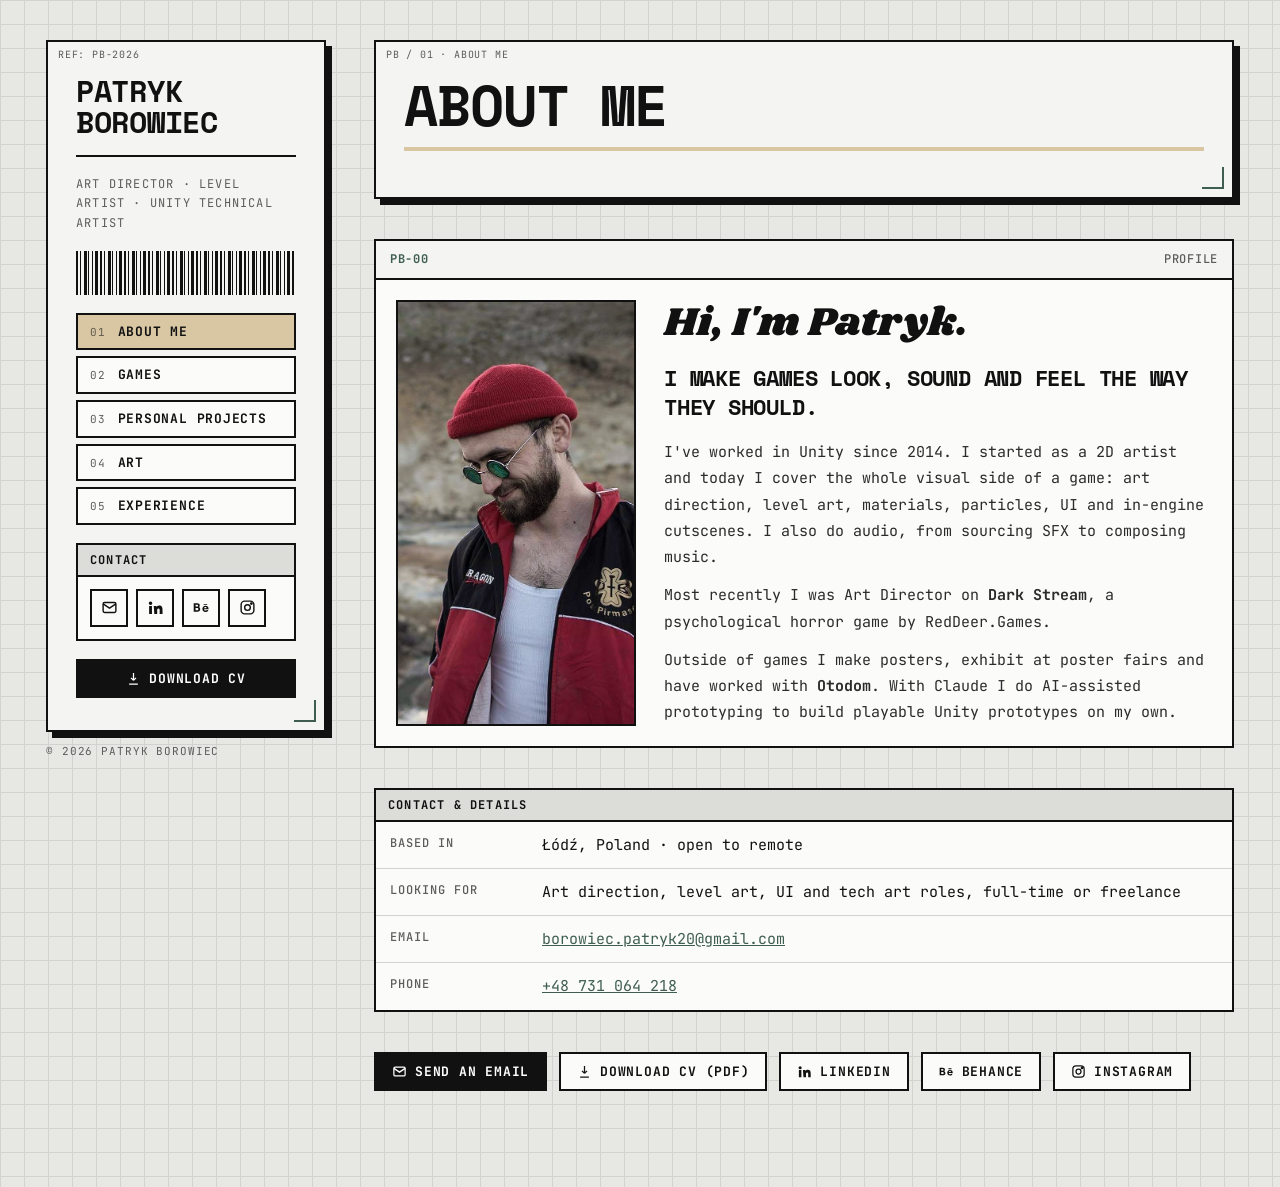
<file: index.html>
<!doctype html>
<html lang="en">
<head>
  <meta charset="utf-8">
  <meta name="viewport" content="width=device-width, initial-scale=1">
  <title>Patryk Borowiec – Game Artist</title>
  <meta name="description" content="Patryk Borowiec – Art Director, Level Artist and Unity Technical Artist from Łódź, Poland. Portfolio and CV.">
  <meta property="og:title" content="Patryk Borowiec – Game Artist">
  <meta property="og:description" content="Patryk Borowiec – Art Director, Level Artist and Unity Technical Artist from Łódź, Poland. Portfolio and CV.">
  <meta property="og:type" content="website">
  <meta property="og:url" content="https://borowieccc.github.io/">
  <meta property="og:image" content="https://borowieccc.github.io/img/avatar.jpg">
  <link rel="stylesheet" href="style.css?v=6">
</head>
<body>
<a class="skip" href="#main">Skip to content</a>
<div class="layout">
  <aside class="side">
    <div class="panel side-panel">
    <span class="ref">REF: PB-2026</span>
    <a class="brand" href="index.html"><strong>Patryk<br>Borowiec</strong></a>
    <hr class="rule">
    <p class="tagline">Art Director · Level Artist · Unity Technical Artist</p>
    <div class="barcode" aria-hidden="true"></div>
    <nav aria-label="Pages"><ul class="nav">
      <li><a href="index.html" aria-current="page"><span>01</span>About me</a></li>
      <li><a href="games.html"><span>02</span>Games</a></li>
      <li><a href="projects.html"><span>03</span>Personal projects</a></li>
      <li><a href="art.html"><span>04</span>Art</a></li>
      <li><a href="experience.html"><span>05</span>Experience</a></li>
    </ul></nav>
    <div class="labelbox side-contact">
      <div class="lb-head">Contact</div>
      <div class="lb-body social">
        <a href="mailto:borowiec.patryk20@gmail.com" aria-label="Email"><svg viewBox="0 0 24 24" fill="none" stroke="currentColor" stroke-width="2" aria-hidden="true"><rect x="3" y="5" width="18" height="14" rx="2"/><path d="M3 7l9 6 9-6"/></svg></a>
        <a href="https://www.linkedin.com/in/patryk-borowiec-ba12981b3/" target="_blank" rel="noopener" aria-label="LinkedIn"><svg viewBox="0 0 24 24" fill="currentColor" aria-hidden="true"><path d="M4.98 3.5A2.5 2.5 0 1 1 5 8.5a2.5 2.5 0 0 1-.02-5zM3 9.75h4V21H3zM9.5 9.75h3.8v1.6h.06c.53-1 1.83-2.05 3.77-2.05 4.03 0 4.77 2.65 4.77 6.1V21h-4v-4.9c0-1.17-.02-2.68-1.63-2.68-1.64 0-1.89 1.28-1.89 2.6V21h-4z"/></svg></a>
        <a href="https://www.behance.net/patrykborowiec" target="_blank" rel="noopener" aria-label="Behance"><svg viewBox="0 0 24 24" fill="currentColor" aria-hidden="true"><path d="M8.2 11.4c.9-.4 1.4-1.2 1.4-2.2C9.6 7.2 8.1 6 6 6H1v12h5.3c2.2 0 3.9-1.2 3.9-3.4 0-1.5-.8-2.7-2-3.2zM3.6 8.1h2.1c.9 0 1.5.4 1.5 1.3 0 .9-.6 1.3-1.5 1.3H3.6zm2.3 7.8H3.6v-3.1h2.3c1.1 0 1.7.5 1.7 1.6 0 1-.7 1.5-1.7 1.5zM15 6.9h5v1.3h-5zm2.6 2.6c-2.7 0-4.4 1.9-4.4 4.4 0 2.6 1.6 4.4 4.4 4.4 2.1 0 3.5-.9 4.1-2.9h-2.2c-.2.6-1 1-1.8 1-1.3 0-2-.8-2.1-2.1H22c.2-2.9-1.3-4.8-4.4-4.8zm-1.9 3.4c.1-1.1.8-1.7 1.8-1.7 1.1 0 1.7.6 1.8 1.7z"/></svg></a>
        <a href="https://www.instagram.com/borowie.c/" target="_blank" rel="noopener" aria-label="Instagram"><svg viewBox="0 0 24 24" fill="none" stroke="currentColor" stroke-width="2" aria-hidden="true"><rect x="3" y="3" width="18" height="18" rx="5"/><circle cx="12" cy="12" r="4"/><circle cx="17.5" cy="6.5" r="1" fill="currentColor"/></svg></a>
      </div>
    </div>
    <a class="btn primary" href="Patryk_Borowiec_CV.pdf" download><svg viewBox="0 0 24 24" fill="none" stroke="currentColor" stroke-width="2" aria-hidden="true"><path d="M12 3v12m0 0l-4-4m4 4l4-4M5 21h14"/></svg> Download CV</a>
    <span class="corner" aria-hidden="true"></span>
    </div>
    <div class="side-foot">© 2026 Patryk Borowiec</div>
  </aside>
  <main id="main">
    <header class="panel page-head">
      <span class="ref">PB / 01 · About me</span>
      <h1 class="page-title">About me</h1>
      <hr class="rule">
      <span class="corner" aria-hidden="true"></span>
    </header>
    <div class="card hello-card">
      <div class="card-bar"><span>PB-00</span><span>Profile</span></div>
      <div class="hello">
      <img src="img/portrait.jpg" alt="Patryk Borowiec">
      <div>
        <p class="lead">Hi, I'm Patryk.</p>
        <p class="lead">I make games look, sound and feel the way they should.</p>
        <p>I've worked in Unity since 2014. I started as a 2D artist and today I cover the whole visual side of a game: art direction, level art, materials, particles, UI and in-engine cutscenes. I also do audio, from sourcing SFX to composing music.</p>
        <p>Most recently I was Art Director on <strong>Dark Stream</strong>, a psychological horror game by RedDeer.Games.</p>
        <p>Outside of games I make posters, exhibit at poster fairs and have worked with <strong>Otodom</strong>. With Claude I do AI-assisted prototyping to build playable Unity prototypes on my own.</p>
      </div>
      </div>
    </div>

    <div class="labelbox facts-box">
      <div class="lb-head">Contact &amp; details</div>
      <ul class="facts">
        <li><span>Based in</span>Łódź, Poland · open to remote</li>
        <li><span>Looking for</span>Art direction, level art, UI and tech art roles, full-time or freelance</li>
        <li><span>Email</span><a href="mailto:borowiec.patryk20@gmail.com">borowiec.patryk20@gmail.com</a></li>
        <li><span>Phone</span><a href="tel:+48731064218">+48 731 064 218</a></li>
      </ul>
    </div>

    <div class="actions">
      <a class="btn primary" href="mailto:borowiec.patryk20@gmail.com"><svg viewBox="0 0 24 24" fill="none" stroke="currentColor" stroke-width="2" aria-hidden="true"><rect x="3" y="5" width="18" height="14" rx="2"/><path d="M3 7l9 6 9-6"/></svg> Send an email</a>
      <a class="btn" href="Patryk_Borowiec_CV.pdf" download><svg viewBox="0 0 24 24" fill="none" stroke="currentColor" stroke-width="2" aria-hidden="true"><path d="M12 3v12m0 0l-4-4m4 4l4-4M5 21h14"/></svg> Download CV (PDF)</a>
      <a class="btn" href="https://www.linkedin.com/in/patryk-borowiec-ba12981b3/" target="_blank" rel="noopener"><svg viewBox="0 0 24 24" fill="currentColor" aria-hidden="true"><path d="M4.98 3.5A2.5 2.5 0 1 1 5 8.5a2.5 2.5 0 0 1-.02-5zM3 9.75h4V21H3zM9.5 9.75h3.8v1.6h.06c.53-1 1.83-2.05 3.77-2.05 4.03 0 4.77 2.65 4.77 6.1V21h-4v-4.9c0-1.17-.02-2.68-1.63-2.68-1.64 0-1.89 1.28-1.89 2.6V21h-4z"/></svg> LinkedIn</a>
      <a class="btn" href="https://www.behance.net/patrykborowiec" target="_blank" rel="noopener"><svg viewBox="0 0 24 24" fill="currentColor" aria-hidden="true"><path d="M8.2 11.4c.9-.4 1.4-1.2 1.4-2.2C9.6 7.2 8.1 6 6 6H1v12h5.3c2.2 0 3.9-1.2 3.9-3.4 0-1.5-.8-2.7-2-3.2zM3.6 8.1h2.1c.9 0 1.5.4 1.5 1.3 0 .9-.6 1.3-1.5 1.3H3.6zm2.3 7.8H3.6v-3.1h2.3c1.1 0 1.7.5 1.7 1.6 0 1-.7 1.5-1.7 1.5zM15 6.9h5v1.3h-5zm2.6 2.6c-2.7 0-4.4 1.9-4.4 4.4 0 2.6 1.6 4.4 4.4 4.4 2.1 0 3.5-.9 4.1-2.9h-2.2c-.2.6-1 1-1.8 1-1.3 0-2-.8-2.1-2.1H22c.2-2.9-1.3-4.8-4.4-4.8zm-1.9 3.4c.1-1.1.8-1.7 1.8-1.7 1.1 0 1.7.6 1.8 1.7z"/></svg> Behance</a>
      <a class="btn" href="https://www.instagram.com/borowie.c/" target="_blank" rel="noopener"><svg viewBox="0 0 24 24" fill="none" stroke="currentColor" stroke-width="2" aria-hidden="true"><rect x="3" y="3" width="18" height="18" rx="5"/><circle cx="12" cy="12" r="4"/><circle cx="17.5" cy="6.5" r="1" fill="currentColor"/></svg> Instagram</a>
    </div>
  </main>
</div>
<script src="script.js"></script>
</body>
</html>
</file>
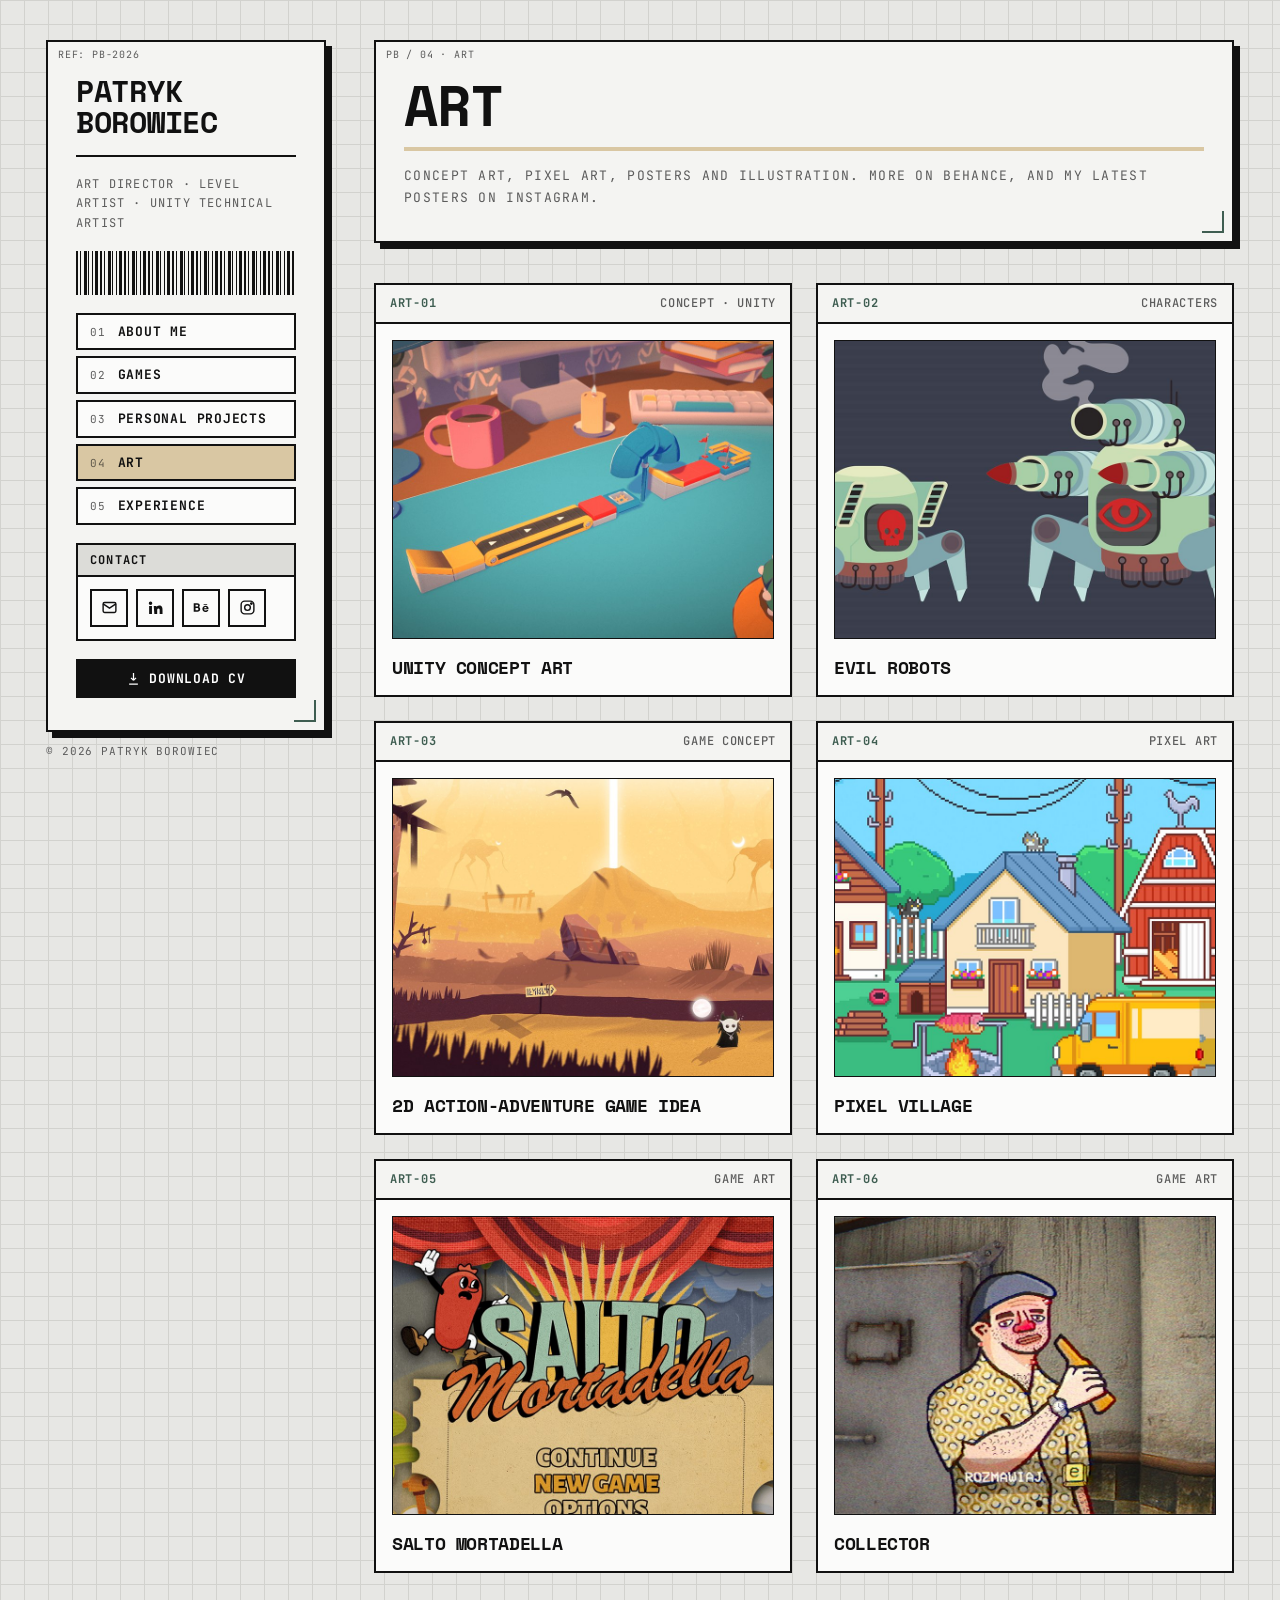
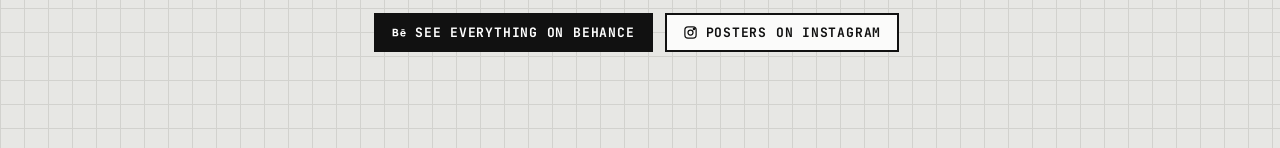
<file: art.html>
<!doctype html>
<html lang="en">
<head>
  <meta charset="utf-8">
  <meta name="viewport" content="width=device-width, initial-scale=1">
  <title>Art – Patryk Borowiec</title>
  <meta name="description" content="Concept art, pixel art, posters and illustration by Patryk Borowiec.">
  <meta property="og:title" content="Art – Patryk Borowiec">
  <meta property="og:description" content="Concept art, pixel art, posters and illustration by Patryk Borowiec.">
  <meta property="og:type" content="website">
  <meta property="og:url" content="https://borowieccc.github.io/art.html">
  <meta property="og:image" content="https://borowieccc.github.io/img/avatar.jpg">
  <link rel="stylesheet" href="style.css?v=6">
</head>
<body>
<a class="skip" href="#main">Skip to content</a>
<div class="layout">
  <aside class="side">
    <div class="panel side-panel">
    <span class="ref">REF: PB-2026</span>
    <a class="brand" href="index.html"><strong>Patryk<br>Borowiec</strong></a>
    <hr class="rule">
    <p class="tagline">Art Director · Level Artist · Unity Technical Artist</p>
    <div class="barcode" aria-hidden="true"></div>
    <nav aria-label="Pages"><ul class="nav">
      <li><a href="index.html"><span>01</span>About me</a></li>
      <li><a href="games.html"><span>02</span>Games</a></li>
      <li><a href="projects.html"><span>03</span>Personal projects</a></li>
      <li><a href="art.html" aria-current="page"><span>04</span>Art</a></li>
      <li><a href="experience.html"><span>05</span>Experience</a></li>
    </ul></nav>
    <div class="labelbox side-contact">
      <div class="lb-head">Contact</div>
      <div class="lb-body social">
        <a href="mailto:borowiec.patryk20@gmail.com" aria-label="Email"><svg viewBox="0 0 24 24" fill="none" stroke="currentColor" stroke-width="2" aria-hidden="true"><rect x="3" y="5" width="18" height="14" rx="2"/><path d="M3 7l9 6 9-6"/></svg></a>
        <a href="https://www.linkedin.com/in/patryk-borowiec-ba12981b3/" target="_blank" rel="noopener" aria-label="LinkedIn"><svg viewBox="0 0 24 24" fill="currentColor" aria-hidden="true"><path d="M4.98 3.5A2.5 2.5 0 1 1 5 8.5a2.5 2.5 0 0 1-.02-5zM3 9.75h4V21H3zM9.5 9.75h3.8v1.6h.06c.53-1 1.83-2.05 3.77-2.05 4.03 0 4.77 2.65 4.77 6.1V21h-4v-4.9c0-1.17-.02-2.68-1.63-2.68-1.64 0-1.89 1.28-1.89 2.6V21h-4z"/></svg></a>
        <a href="https://www.behance.net/patrykborowiec" target="_blank" rel="noopener" aria-label="Behance"><svg viewBox="0 0 24 24" fill="currentColor" aria-hidden="true"><path d="M8.2 11.4c.9-.4 1.4-1.2 1.4-2.2C9.6 7.2 8.1 6 6 6H1v12h5.3c2.2 0 3.9-1.2 3.9-3.4 0-1.5-.8-2.7-2-3.2zM3.6 8.1h2.1c.9 0 1.5.4 1.5 1.3 0 .9-.6 1.3-1.5 1.3H3.6zm2.3 7.8H3.6v-3.1h2.3c1.1 0 1.7.5 1.7 1.6 0 1-.7 1.5-1.7 1.5zM15 6.9h5v1.3h-5zm2.6 2.6c-2.7 0-4.4 1.9-4.4 4.4 0 2.6 1.6 4.4 4.4 4.4 2.1 0 3.5-.9 4.1-2.9h-2.2c-.2.6-1 1-1.8 1-1.3 0-2-.8-2.1-2.1H22c.2-2.9-1.3-4.8-4.4-4.8zm-1.9 3.4c.1-1.1.8-1.7 1.8-1.7 1.1 0 1.7.6 1.8 1.7z"/></svg></a>
        <a href="https://www.instagram.com/borowie.c/" target="_blank" rel="noopener" aria-label="Instagram"><svg viewBox="0 0 24 24" fill="none" stroke="currentColor" stroke-width="2" aria-hidden="true"><rect x="3" y="3" width="18" height="18" rx="5"/><circle cx="12" cy="12" r="4"/><circle cx="17.5" cy="6.5" r="1" fill="currentColor"/></svg></a>
      </div>
    </div>
    <a class="btn primary" href="Patryk_Borowiec_CV.pdf" download><svg viewBox="0 0 24 24" fill="none" stroke="currentColor" stroke-width="2" aria-hidden="true"><path d="M12 3v12m0 0l-4-4m4 4l4-4M5 21h14"/></svg> Download CV</a>
    <span class="corner" aria-hidden="true"></span>
    </div>
    <div class="side-foot">© 2026 Patryk Borowiec</div>
  </aside>
  <main id="main">
    <header class="panel page-head">
      <span class="ref">PB / 04 · Art</span>
      <h1 class="page-title">Art</h1>
      <hr class="rule">
      <p class="intro">Concept art, pixel art, posters and illustration. More on Behance, and my latest posters on Instagram.</p>
      <span class="corner" aria-hidden="true"></span>
    </header>
    <div class="gallery">
      <a class="card tile" href="https://www.behance.net/gallery/243511979/Unity-concept-art" target="_blank" rel="noopener">
        <div class="card-bar"><span>ART-01</span><span>Concept · Unity</span></div>
        <div class="stage"><img src="img/art/art-1.jpg" alt="Unity concept art" loading="lazy"></div>
        <div class="card-body"><strong class="name-label">Unity concept art</strong></div>
      </a>
      <a class="card tile" href="https://www.behance.net/gallery/185978433/Evil-robots" target="_blank" rel="noopener">
        <div class="card-bar"><span>ART-02</span><span>Characters</span></div>
        <div class="stage"><img src="img/art/art-2.jpg" alt="Evil robots" loading="lazy"></div>
        <div class="card-body"><strong class="name-label">Evil robots</strong></div>
      </a>
      <a class="card tile" href="https://www.behance.net/gallery/161114933/2D-action-adventure-game-idea" target="_blank" rel="noopener">
        <div class="card-bar"><span>ART-03</span><span>Game concept</span></div>
        <div class="stage"><img src="img/art/art-3.jpg" alt="2D action-adventure game idea" loading="lazy"></div>
        <div class="card-body"><strong class="name-label">2D action-adventure game idea</strong></div>
      </a>
      <a class="card tile" href="https://www.behance.net/gallery/160753663/Pixel-village" target="_blank" rel="noopener">
        <div class="card-bar"><span>ART-04</span><span>Pixel art</span></div>
        <div class="stage"><img src="img/art/art-4.jpg" alt="Pixel village" loading="lazy"></div>
        <div class="card-body"><strong class="name-label">Pixel village</strong></div>
      </a>
      <a class="card tile" href="https://www.behance.net/gallery/207026429/Salto-Mortadella" target="_blank" rel="noopener">
        <div class="card-bar"><span>ART-05</span><span>Game art</span></div>
        <div class="stage"><img src="img/art/art-5.jpg" alt="Salto Mortadella" loading="lazy"></div>
        <div class="card-body"><strong class="name-label">Salto Mortadella</strong></div>
      </a>
      <a class="card tile" href="https://www.behance.net/gallery/207029667/Collector" target="_blank" rel="noopener">
        <div class="card-bar"><span>ART-06</span><span>Game art</span></div>
        <div class="stage"><img src="img/art/art-6.jpg" alt="Collector" loading="lazy"></div>
        <div class="card-body"><strong class="name-label">Collector</strong></div>
      </a>
    </div>
    <div class="actions">
      <a class="btn primary" href="https://www.behance.net/patrykborowiec" target="_blank" rel="noopener"><svg viewBox="0 0 24 24" fill="currentColor" aria-hidden="true"><path d="M8.2 11.4c.9-.4 1.4-1.2 1.4-2.2C9.6 7.2 8.1 6 6 6H1v12h5.3c2.2 0 3.9-1.2 3.9-3.4 0-1.5-.8-2.7-2-3.2zM3.6 8.1h2.1c.9 0 1.5.4 1.5 1.3 0 .9-.6 1.3-1.5 1.3H3.6zm2.3 7.8H3.6v-3.1h2.3c1.1 0 1.7.5 1.7 1.6 0 1-.7 1.5-1.7 1.5zM15 6.9h5v1.3h-5zm2.6 2.6c-2.7 0-4.4 1.9-4.4 4.4 0 2.6 1.6 4.4 4.4 4.4 2.1 0 3.5-.9 4.1-2.9h-2.2c-.2.6-1 1-1.8 1-1.3 0-2-.8-2.1-2.1H22c.2-2.9-1.3-4.8-4.4-4.8zm-1.9 3.4c.1-1.1.8-1.7 1.8-1.7 1.1 0 1.7.6 1.8 1.7z"/></svg> See everything on Behance</a>
      <a class="btn" href="https://www.instagram.com/borowie.c/" target="_blank" rel="noopener"><svg viewBox="0 0 24 24" fill="none" stroke="currentColor" stroke-width="2" aria-hidden="true"><rect x="3" y="3" width="18" height="18" rx="5"/><circle cx="12" cy="12" r="4"/><circle cx="17.5" cy="6.5" r="1" fill="currentColor"/></svg> Posters on Instagram</a>
    </div>
  </main>
</div>
<script src="script.js"></script>
</body>
</html>
</file>
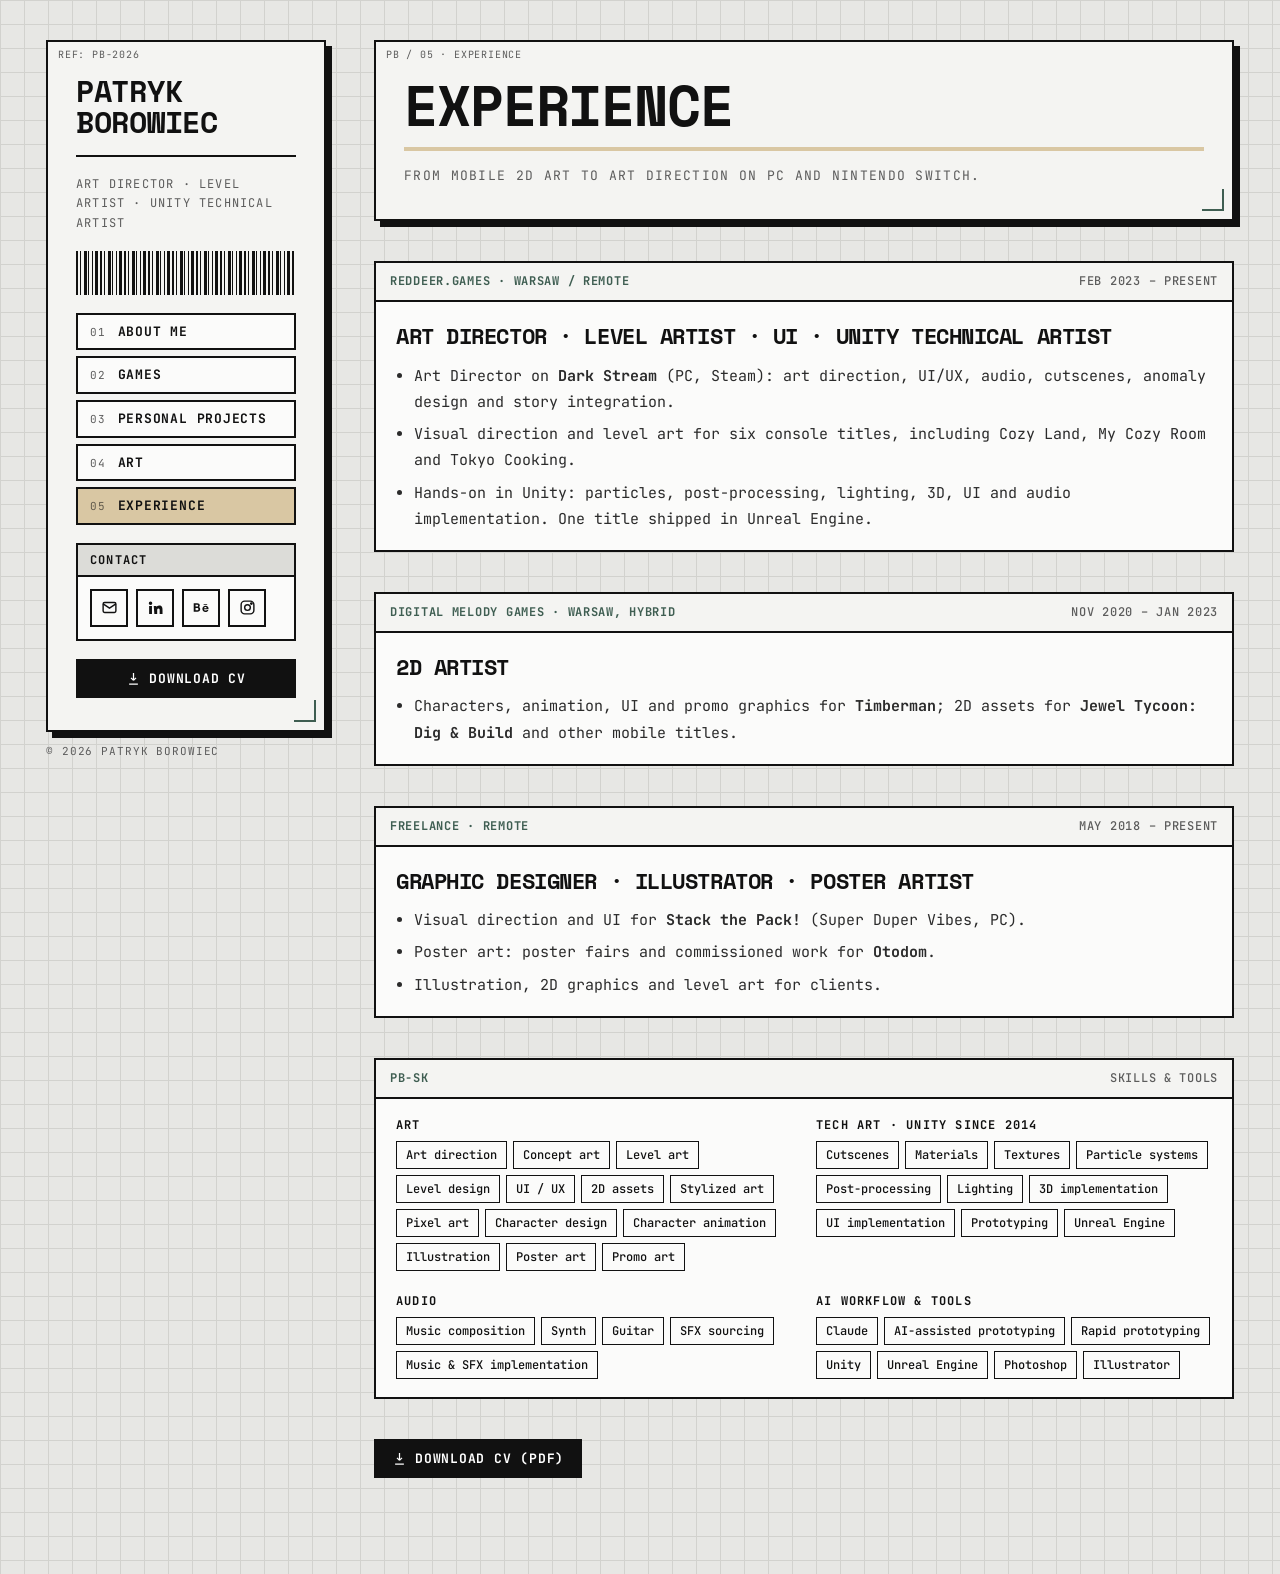
<file: experience.html>
<!doctype html>
<html lang="en">
<head>
  <meta charset="utf-8">
  <meta name="viewport" content="width=device-width, initial-scale=1">
  <title>Experience – Patryk Borowiec</title>
  <meta name="description" content="Work experience and skills of Patryk Borowiec, game artist.">
  <meta property="og:title" content="Experience – Patryk Borowiec">
  <meta property="og:description" content="Work experience and skills of Patryk Borowiec, game artist.">
  <meta property="og:type" content="website">
  <meta property="og:url" content="https://borowieccc.github.io/experience.html">
  <meta property="og:image" content="https://borowieccc.github.io/img/avatar.jpg">
  <link rel="stylesheet" href="style.css?v=6">
</head>
<body>
<a class="skip" href="#main">Skip to content</a>
<div class="layout">
  <aside class="side">
    <div class="panel side-panel">
    <span class="ref">REF: PB-2026</span>
    <a class="brand" href="index.html"><strong>Patryk<br>Borowiec</strong></a>
    <hr class="rule">
    <p class="tagline">Art Director · Level Artist · Unity Technical Artist</p>
    <div class="barcode" aria-hidden="true"></div>
    <nav aria-label="Pages"><ul class="nav">
      <li><a href="index.html"><span>01</span>About me</a></li>
      <li><a href="games.html"><span>02</span>Games</a></li>
      <li><a href="projects.html"><span>03</span>Personal projects</a></li>
      <li><a href="art.html"><span>04</span>Art</a></li>
      <li><a href="experience.html" aria-current="page"><span>05</span>Experience</a></li>
    </ul></nav>
    <div class="labelbox side-contact">
      <div class="lb-head">Contact</div>
      <div class="lb-body social">
        <a href="mailto:borowiec.patryk20@gmail.com" aria-label="Email"><svg viewBox="0 0 24 24" fill="none" stroke="currentColor" stroke-width="2" aria-hidden="true"><rect x="3" y="5" width="18" height="14" rx="2"/><path d="M3 7l9 6 9-6"/></svg></a>
        <a href="https://www.linkedin.com/in/patryk-borowiec-ba12981b3/" target="_blank" rel="noopener" aria-label="LinkedIn"><svg viewBox="0 0 24 24" fill="currentColor" aria-hidden="true"><path d="M4.98 3.5A2.5 2.5 0 1 1 5 8.5a2.5 2.5 0 0 1-.02-5zM3 9.75h4V21H3zM9.5 9.75h3.8v1.6h.06c.53-1 1.83-2.05 3.77-2.05 4.03 0 4.77 2.65 4.77 6.1V21h-4v-4.9c0-1.17-.02-2.68-1.63-2.68-1.64 0-1.89 1.28-1.89 2.6V21h-4z"/></svg></a>
        <a href="https://www.behance.net/patrykborowiec" target="_blank" rel="noopener" aria-label="Behance"><svg viewBox="0 0 24 24" fill="currentColor" aria-hidden="true"><path d="M8.2 11.4c.9-.4 1.4-1.2 1.4-2.2C9.6 7.2 8.1 6 6 6H1v12h5.3c2.2 0 3.9-1.2 3.9-3.4 0-1.5-.8-2.7-2-3.2zM3.6 8.1h2.1c.9 0 1.5.4 1.5 1.3 0 .9-.6 1.3-1.5 1.3H3.6zm2.3 7.8H3.6v-3.1h2.3c1.1 0 1.7.5 1.7 1.6 0 1-.7 1.5-1.7 1.5zM15 6.9h5v1.3h-5zm2.6 2.6c-2.7 0-4.4 1.9-4.4 4.4 0 2.6 1.6 4.4 4.4 4.4 2.1 0 3.5-.9 4.1-2.9h-2.2c-.2.6-1 1-1.8 1-1.3 0-2-.8-2.1-2.1H22c.2-2.9-1.3-4.8-4.4-4.8zm-1.9 3.4c.1-1.1.8-1.7 1.8-1.7 1.1 0 1.7.6 1.8 1.7z"/></svg></a>
        <a href="https://www.instagram.com/borowie.c/" target="_blank" rel="noopener" aria-label="Instagram"><svg viewBox="0 0 24 24" fill="none" stroke="currentColor" stroke-width="2" aria-hidden="true"><rect x="3" y="3" width="18" height="18" rx="5"/><circle cx="12" cy="12" r="4"/><circle cx="17.5" cy="6.5" r="1" fill="currentColor"/></svg></a>
      </div>
    </div>
    <a class="btn primary" href="Patryk_Borowiec_CV.pdf" download><svg viewBox="0 0 24 24" fill="none" stroke="currentColor" stroke-width="2" aria-hidden="true"><path d="M12 3v12m0 0l-4-4m4 4l4-4M5 21h14"/></svg> Download CV</a>
    <span class="corner" aria-hidden="true"></span>
    </div>
    <div class="side-foot">© 2026 Patryk Borowiec</div>
  </aside>
  <main id="main">
    <header class="panel page-head">
      <span class="ref">PB / 05 · Experience</span>
      <h1 class="page-title">Experience</h1>
      <hr class="rule">
      <p class="intro">From mobile 2D art to art direction on PC and Nintendo Switch.</p>
      <span class="corner" aria-hidden="true"></span>
    </header>

    <div class="card job">
      <div class="card-bar"><span>RedDeer.Games · Warsaw / remote</span><span>Feb 2023 – present</span></div>
      <div class="card-body">
        <h2 class="name-label">Art Director · Level Artist · UI · Unity Technical Artist</h2>
        <ul>
          <li>Art Director on <strong>Dark Stream</strong> (PC, Steam): art direction, UI/UX, audio, cutscenes, anomaly design and story integration.</li>
          <li>Visual direction and level art for six console titles, including Cozy Land, My Cozy Room and Tokyo Cooking.</li>
          <li>Hands-on in Unity: particles, post-processing, lighting, 3D, UI and audio implementation. One title shipped in Unreal Engine.</li>
        </ul>
      </div>
    </div>

    <div class="card job">
      <div class="card-bar"><span>Digital Melody Games · Warsaw, hybrid</span><span>Nov 2020 – Jan 2023</span></div>
      <div class="card-body">
        <h2 class="name-label">2D Artist</h2>
        <ul>
          <li>Characters, animation, UI and promo graphics for <strong>Timberman</strong>; 2D assets for <strong>Jewel Tycoon: Dig &amp; Build</strong> and other mobile titles.</li>
        </ul>
      </div>
    </div>

    <div class="card job">
      <div class="card-bar"><span>Freelance · remote</span><span>May 2018 – present</span></div>
      <div class="card-body">
        <h2 class="name-label">Graphic Designer · Illustrator · Poster Artist</h2>
        <ul>
          <li>Visual direction and UI for <strong>Stack the Pack!</strong> (Super Duper Vibes, PC).</li>
          <li>Poster art: poster fairs and commissioned work for <strong>Otodom</strong>.</li>
          <li>Illustration, 2D graphics and level art for clients.</li>
        </ul>
      </div>
    </div>

    <div class="card">
    <div class="card-bar"><span>PB-SK</span><span>Skills &amp; tools</span></div>
    <div class="card-body skills">
      <div><h3>Art</h3><div class="chips"><span>Art direction</span><span>Concept art</span><span>Level art</span><span>Level design</span><span>UI / UX</span><span>2D assets</span><span>Stylized art</span><span>Pixel art</span><span>Character design</span><span>Character animation</span><span>Illustration</span><span>Poster art</span><span>Promo art</span></div></div>
      <div><h3>Tech art · Unity since 2014</h3><div class="chips"><span>Cutscenes</span><span>Materials</span><span>Textures</span><span>Particle systems</span><span>Post-processing</span><span>Lighting</span><span>3D implementation</span><span>UI implementation</span><span>Prototyping</span><span>Unreal Engine</span></div></div>
      <div><h3>Audio</h3><div class="chips"><span>Music composition</span><span>Synth</span><span>Guitar</span><span>SFX sourcing</span><span>Music &amp; SFX implementation</span></div></div>
      <div><h3>AI workflow &amp; tools</h3><div class="chips"><span>Claude</span><span>AI-assisted prototyping</span><span>Rapid prototyping</span><span>Unity</span><span>Unreal Engine</span><span>Photoshop</span><span>Illustrator</span></div></div>
    </div>
    </div>

    <div class="actions"><a class="btn primary" href="Patryk_Borowiec_CV.pdf" download><svg viewBox="0 0 24 24" fill="none" stroke="currentColor" stroke-width="2" aria-hidden="true"><path d="M12 3v12m0 0l-4-4m4 4l4-4M5 21h14"/></svg> Download CV (PDF)</a></div>
  </main>
</div>
<script src="script.js"></script>
</body>
</html>
</file>
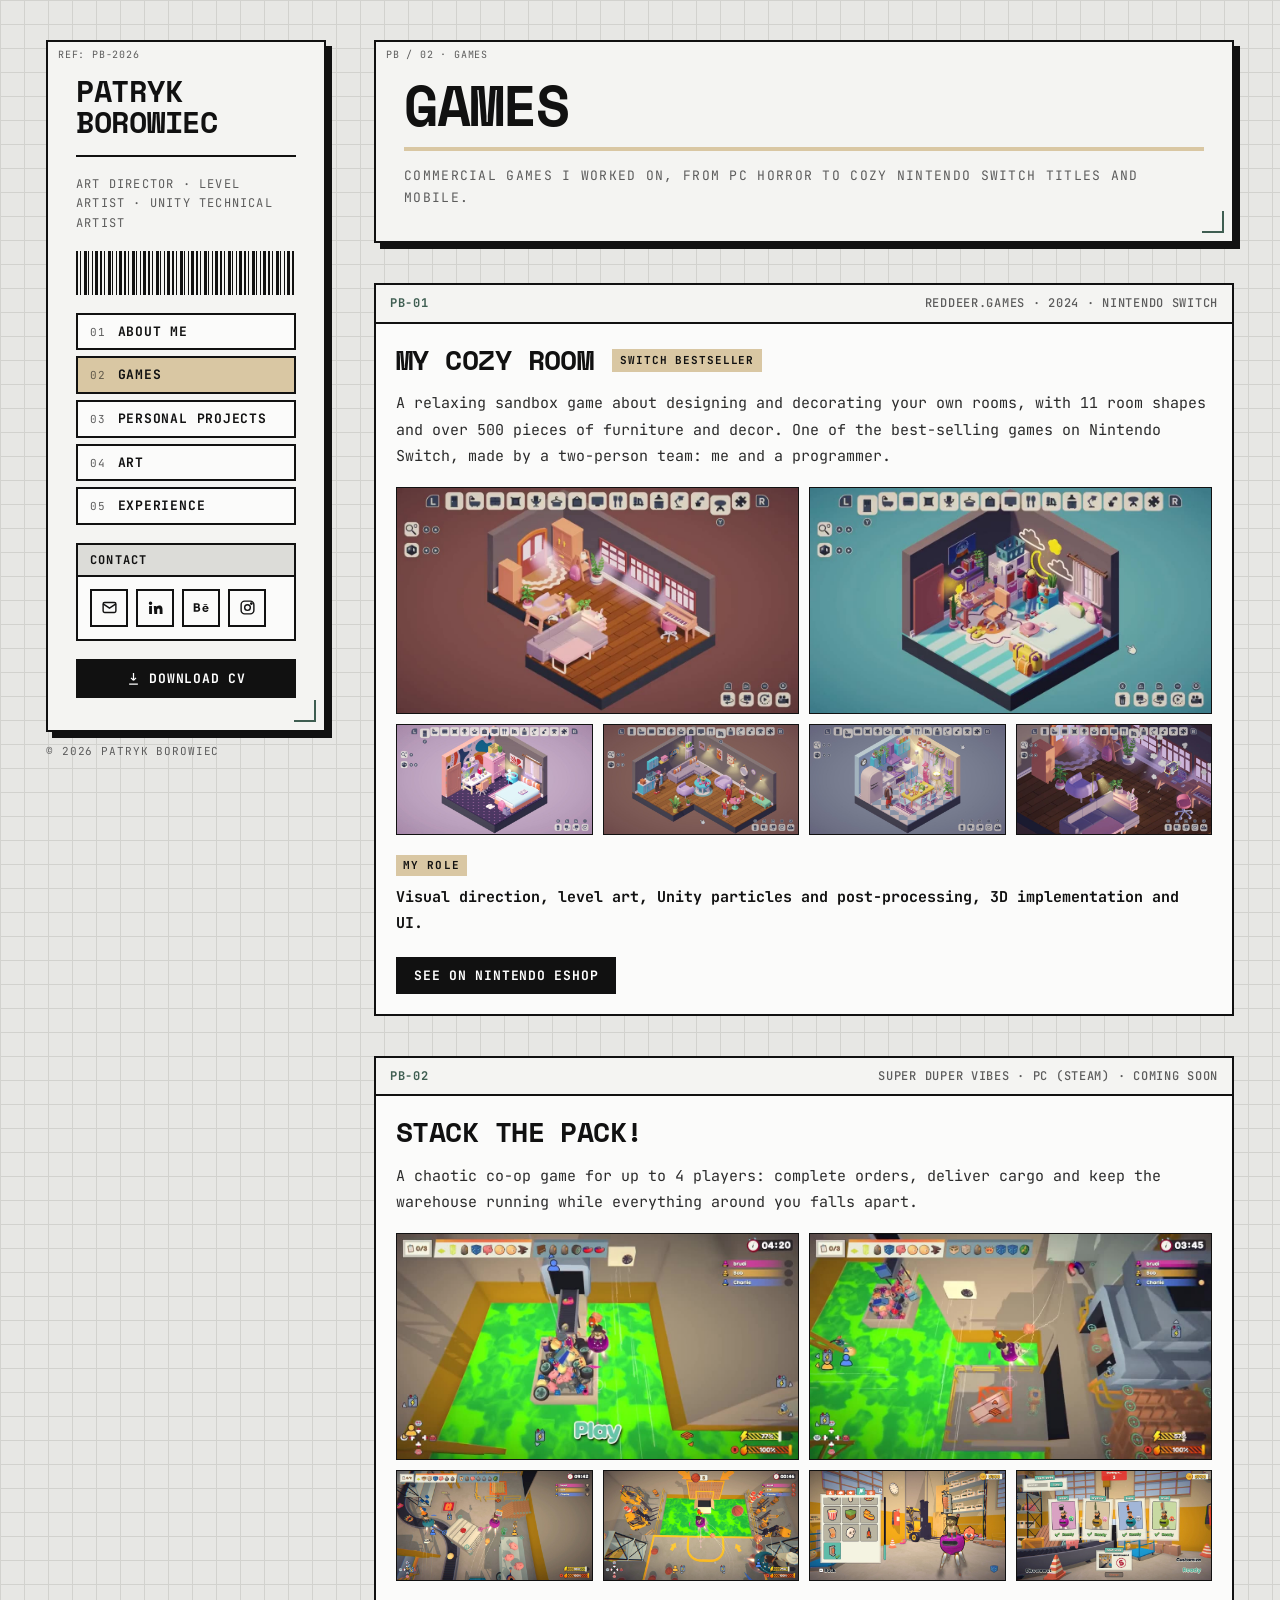
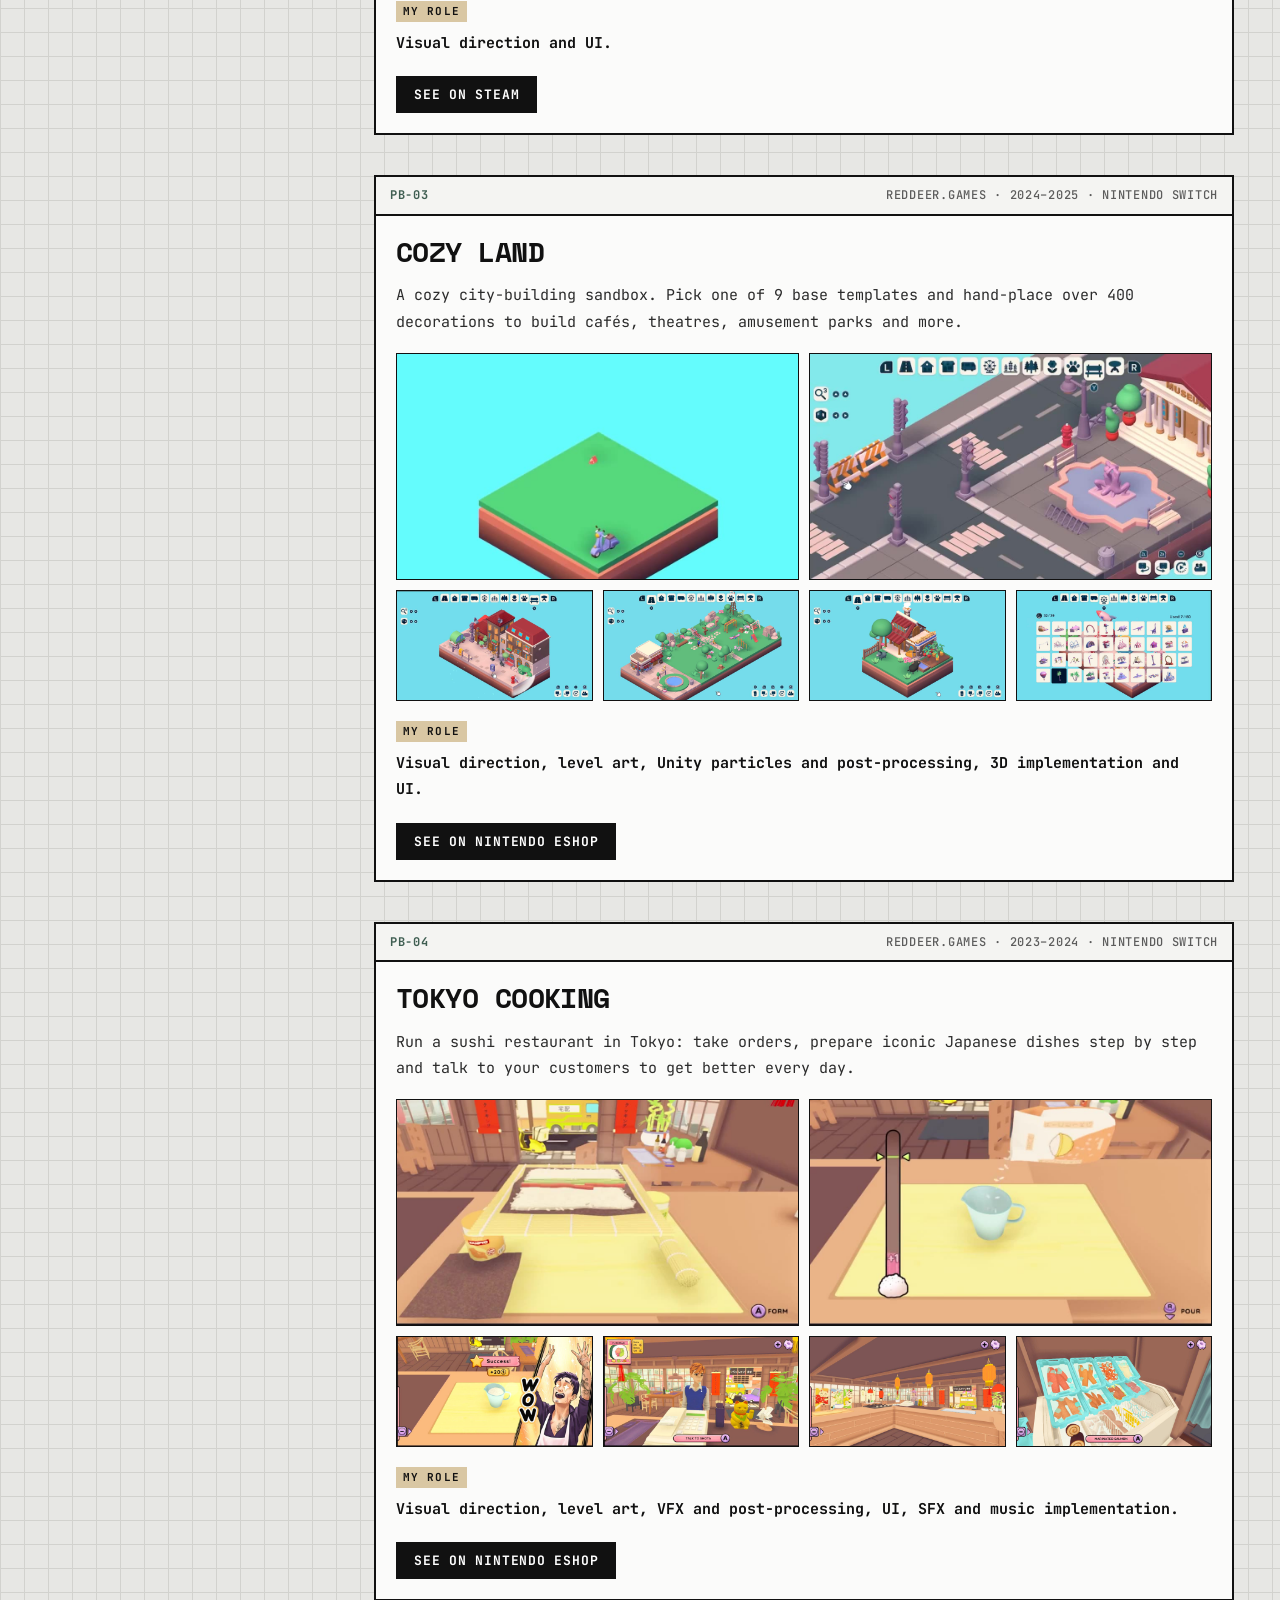
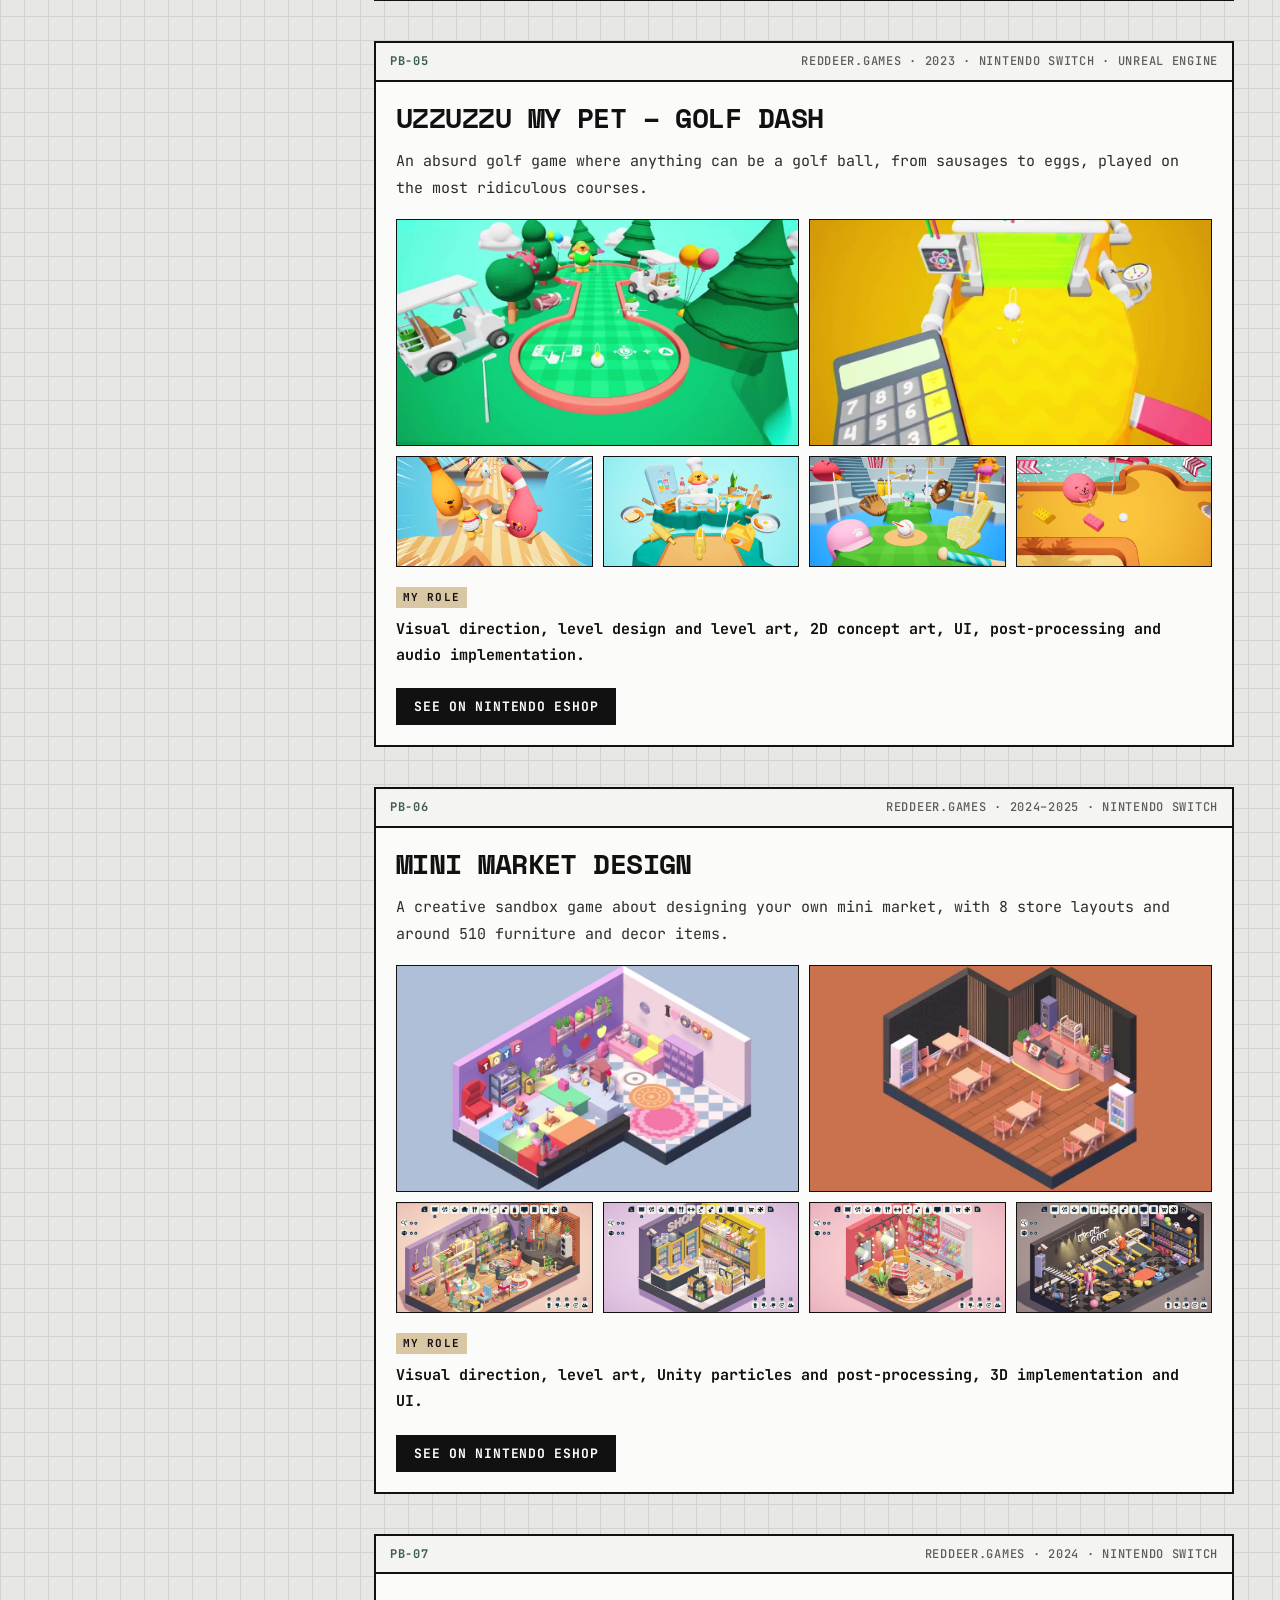
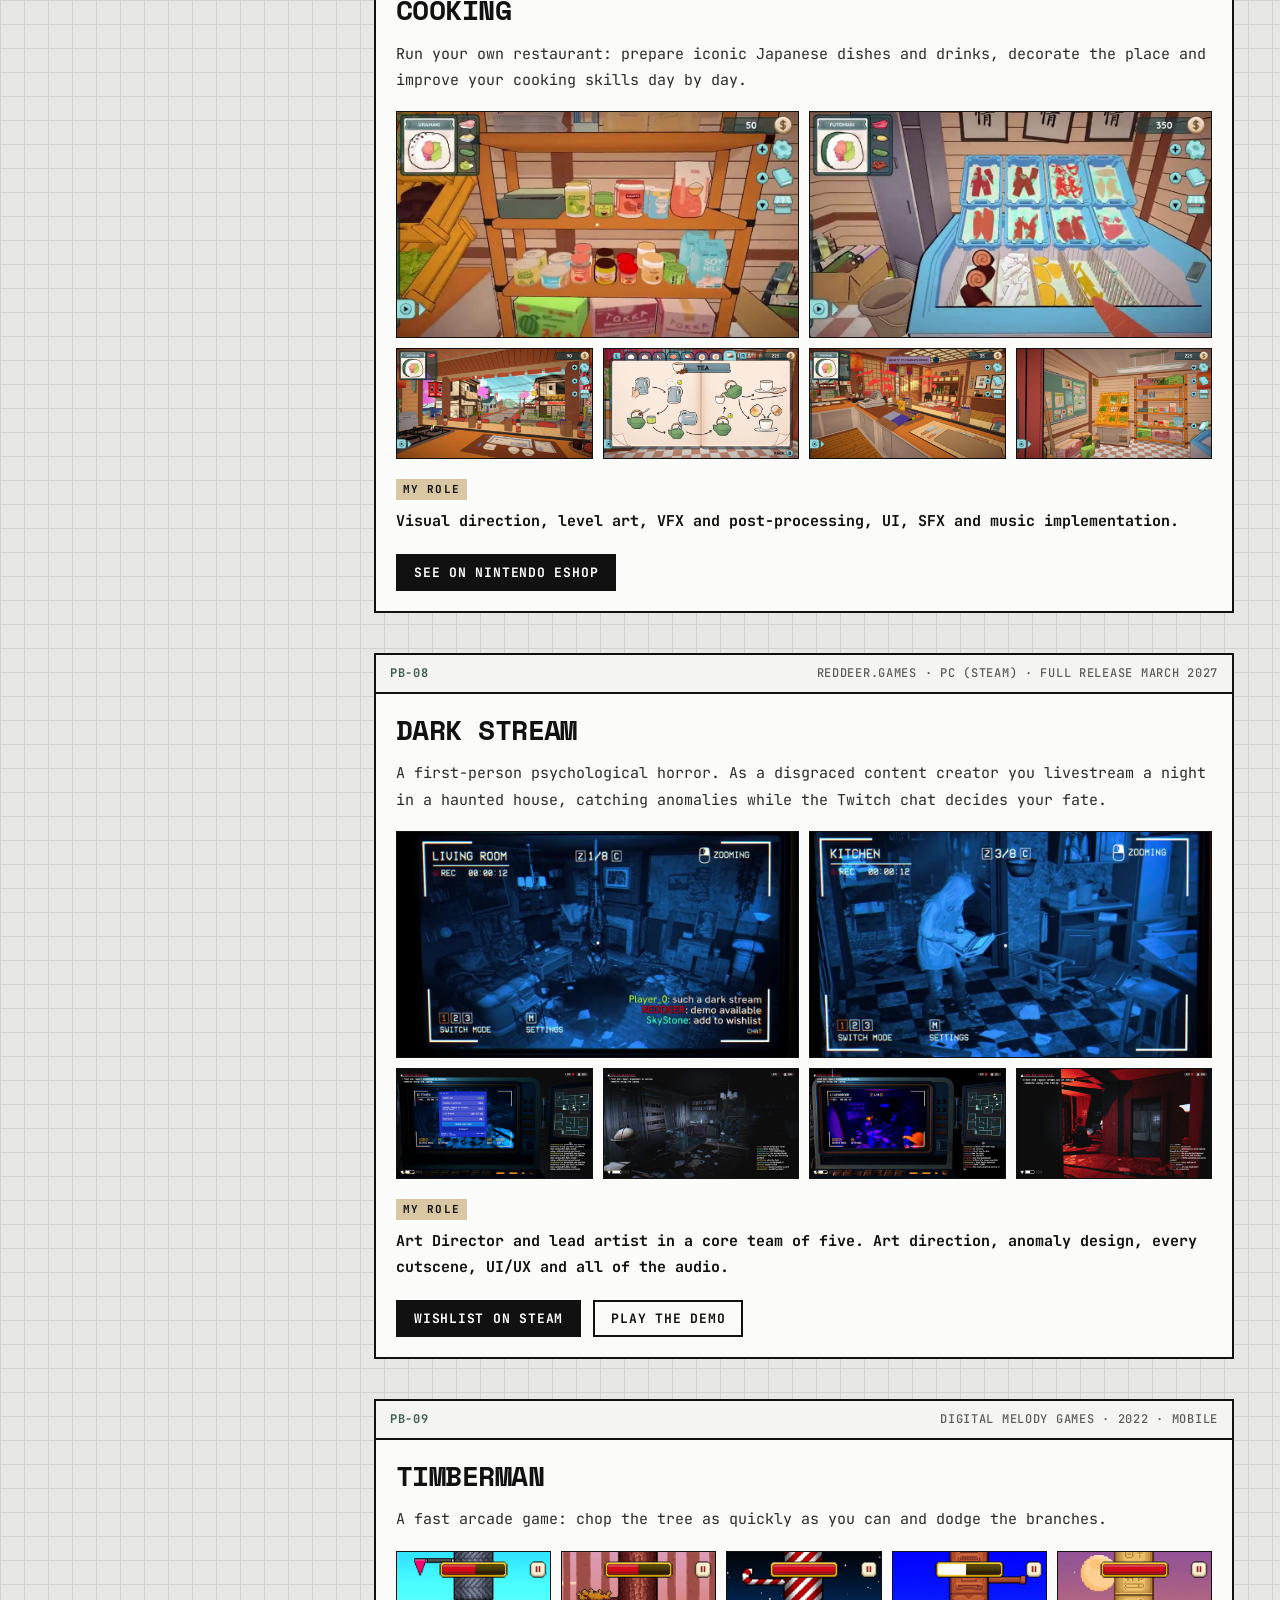
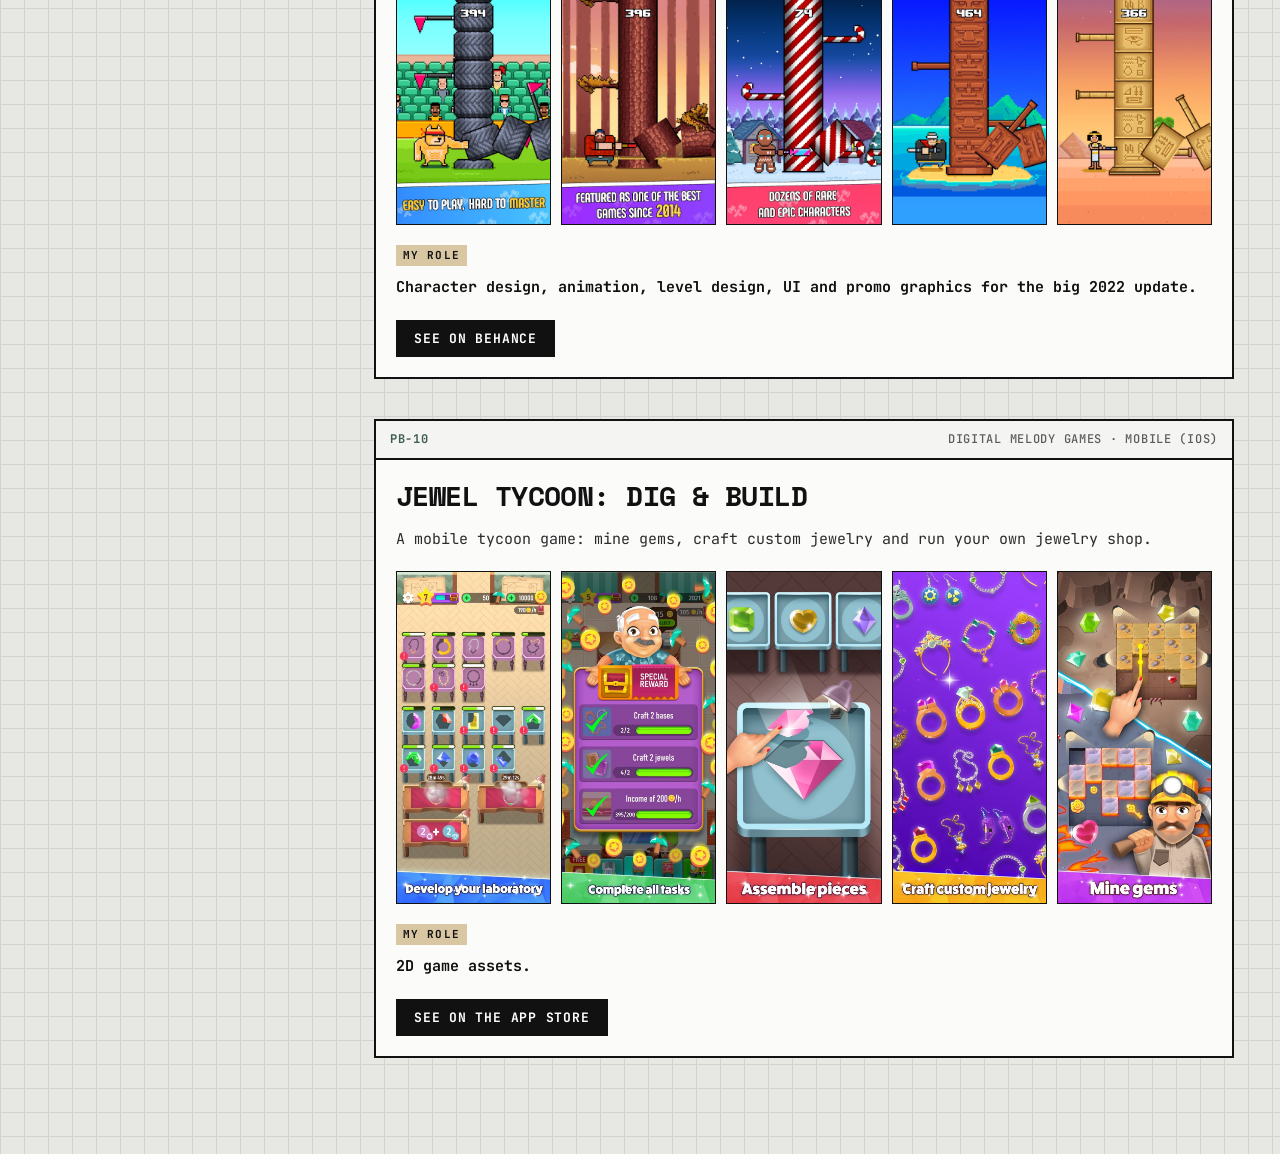
<file: games.html>
<!doctype html>
<html lang="en">
<head>
  <meta charset="utf-8">
  <meta name="viewport" content="width=device-width, initial-scale=1">
  <title>Games – Patryk Borowiec</title>
  <meta name="description" content="Games by Patryk Borowiec: Dark Stream, Stack the Pack!, My Cozy Room, Cozy Land and more.">
  <meta property="og:title" content="Games – Patryk Borowiec">
  <meta property="og:description" content="Games by Patryk Borowiec: Dark Stream, Stack the Pack!, My Cozy Room, Cozy Land and more.">
  <meta property="og:type" content="website">
  <meta property="og:url" content="https://borowieccc.github.io/games.html">
  <meta property="og:image" content="https://borowieccc.github.io/img/avatar.jpg">
  <link rel="stylesheet" href="style.css?v=6">
</head>
<body>
<a class="skip" href="#main">Skip to content</a>
<div class="layout">
  <aside class="side">
    <div class="panel side-panel">
    <span class="ref">REF: PB-2026</span>
    <a class="brand" href="index.html"><strong>Patryk<br>Borowiec</strong></a>
    <hr class="rule">
    <p class="tagline">Art Director · Level Artist · Unity Technical Artist</p>
    <div class="barcode" aria-hidden="true"></div>
    <nav aria-label="Pages"><ul class="nav">
      <li><a href="index.html"><span>01</span>About me</a></li>
      <li><a href="games.html" aria-current="page"><span>02</span>Games</a></li>
      <li><a href="projects.html"><span>03</span>Personal projects</a></li>
      <li><a href="art.html"><span>04</span>Art</a></li>
      <li><a href="experience.html"><span>05</span>Experience</a></li>
    </ul></nav>
    <div class="labelbox side-contact">
      <div class="lb-head">Contact</div>
      <div class="lb-body social">
        <a href="mailto:borowiec.patryk20@gmail.com" aria-label="Email"><svg viewBox="0 0 24 24" fill="none" stroke="currentColor" stroke-width="2" aria-hidden="true"><rect x="3" y="5" width="18" height="14" rx="2"/><path d="M3 7l9 6 9-6"/></svg></a>
        <a href="https://www.linkedin.com/in/patryk-borowiec-ba12981b3/" target="_blank" rel="noopener" aria-label="LinkedIn"><svg viewBox="0 0 24 24" fill="currentColor" aria-hidden="true"><path d="M4.98 3.5A2.5 2.5 0 1 1 5 8.5a2.5 2.5 0 0 1-.02-5zM3 9.75h4V21H3zM9.5 9.75h3.8v1.6h.06c.53-1 1.83-2.05 3.77-2.05 4.03 0 4.77 2.65 4.77 6.1V21h-4v-4.9c0-1.17-.02-2.68-1.63-2.68-1.64 0-1.89 1.28-1.89 2.6V21h-4z"/></svg></a>
        <a href="https://www.behance.net/patrykborowiec" target="_blank" rel="noopener" aria-label="Behance"><svg viewBox="0 0 24 24" fill="currentColor" aria-hidden="true"><path d="M8.2 11.4c.9-.4 1.4-1.2 1.4-2.2C9.6 7.2 8.1 6 6 6H1v12h5.3c2.2 0 3.9-1.2 3.9-3.4 0-1.5-.8-2.7-2-3.2zM3.6 8.1h2.1c.9 0 1.5.4 1.5 1.3 0 .9-.6 1.3-1.5 1.3H3.6zm2.3 7.8H3.6v-3.1h2.3c1.1 0 1.7.5 1.7 1.6 0 1-.7 1.5-1.7 1.5zM15 6.9h5v1.3h-5zm2.6 2.6c-2.7 0-4.4 1.9-4.4 4.4 0 2.6 1.6 4.4 4.4 4.4 2.1 0 3.5-.9 4.1-2.9h-2.2c-.2.6-1 1-1.8 1-1.3 0-2-.8-2.1-2.1H22c.2-2.9-1.3-4.8-4.4-4.8zm-1.9 3.4c.1-1.1.8-1.7 1.8-1.7 1.1 0 1.7.6 1.8 1.7z"/></svg></a>
        <a href="https://www.instagram.com/borowie.c/" target="_blank" rel="noopener" aria-label="Instagram"><svg viewBox="0 0 24 24" fill="none" stroke="currentColor" stroke-width="2" aria-hidden="true"><rect x="3" y="3" width="18" height="18" rx="5"/><circle cx="12" cy="12" r="4"/><circle cx="17.5" cy="6.5" r="1" fill="currentColor"/></svg></a>
      </div>
    </div>
    <a class="btn primary" href="Patryk_Borowiec_CV.pdf" download><svg viewBox="0 0 24 24" fill="none" stroke="currentColor" stroke-width="2" aria-hidden="true"><path d="M12 3v12m0 0l-4-4m4 4l4-4M5 21h14"/></svg> Download CV</a>
    <span class="corner" aria-hidden="true"></span>
    </div>
    <div class="side-foot">© 2026 Patryk Borowiec</div>
  </aside>
  <main id="main">
    <header class="panel page-head">
      <span class="ref">PB / 02 · Games</span>
      <h1 class="page-title">Games</h1>
      <hr class="rule">
      <p class="intro">Commercial games I worked on, from PC horror to cozy Nintendo Switch titles and mobile.</p>
      <span class="corner" aria-hidden="true"></span>
    </header>

    <article class="card" id="mycozyroom">
      <div class="card-bar"><span>PB-01</span><span>RedDeer.Games · 2024 · Nintendo Switch</span></div>
      <div class="card-body">
        <h2 class="name-label">My Cozy Room</h2> <span class="tag">Switch bestseller</span>
        <p class="desc">A relaxing sandbox game about designing and decorating your own rooms, with 11 room shapes and over 500 pieces of furniture and decor. One of the best-selling games on Nintendo Switch, made by a two-person team: me and a programmer.</p>
      </div>
      <div class="stage">
        <div class="clips"><video data-loop src="media/games/mycozyroom-1.mp4" poster="media/games/mycozyroom-1.jpg" muted loop playsinline preload="none" aria-hidden="true"></video><video data-loop src="media/games/mycozyroom-2.mp4" poster="media/games/mycozyroom-2.jpg" muted loop playsinline preload="none" aria-hidden="true"></video></div>
        <div class="shots"><a href="img/games/mycozyroom-1.jpg"><img src="img/games/mycozyroom-1.jpg" alt="My Cozy Room screenshot 1" loading="lazy"></a><a href="img/games/mycozyroom-2.jpg"><img src="img/games/mycozyroom-2.jpg" alt="My Cozy Room screenshot 2" loading="lazy"></a><a href="img/games/mycozyroom-3.jpg"><img src="img/games/mycozyroom-3.jpg" alt="My Cozy Room screenshot 3" loading="lazy"></a><a href="img/games/mycozyroom-4.jpg"><img src="img/games/mycozyroom-4.jpg" alt="My Cozy Room screenshot 4" loading="lazy"></a></div>
      </div>
      <div class="role-area">
        <span class="role-label">My role</span>
        <p class="role-box">Visual direction, level art, Unity particles and post-processing, 3D implementation and UI.</p>
      </div>
      <div class="card-foot"><a class="btn primary" href="https://www.nintendo.com/us/store/products/my-cozy-room-switch/" target="_blank" rel="noopener">See on Nintendo eShop</a></div>
    </article>

    <article class="card" id="stackthepack">
      <div class="card-bar"><span>PB-02</span><span>Super Duper Vibes · PC (Steam) · Coming soon</span></div>
      <div class="card-body">
        <h2 class="name-label">Stack the Pack!</h2>
        <p class="desc">A chaotic co-op game for up to 4 players: complete orders, deliver cargo and keep the warehouse running while everything around you falls apart.</p>
      </div>
      <div class="stage">
        <div class="clips"><video data-loop src="media/games/stackthepack-1.mp4" poster="media/games/stackthepack-1.jpg" muted loop playsinline preload="none" aria-hidden="true"></video><video data-loop src="media/games/stackthepack-2.mp4" poster="media/games/stackthepack-2.jpg" muted loop playsinline preload="none" aria-hidden="true"></video></div>
        <div class="shots"><a href="img/games/stackthepack-1.jpg"><img src="img/games/stackthepack-1.jpg" alt="Stack the Pack! screenshot 1" loading="lazy"></a><a href="img/games/stackthepack-2.jpg"><img src="img/games/stackthepack-2.jpg" alt="Stack the Pack! screenshot 2" loading="lazy"></a><a href="img/games/stackthepack-3.jpg"><img src="img/games/stackthepack-3.jpg" alt="Stack the Pack! screenshot 3" loading="lazy"></a><a href="img/games/stackthepack-4.jpg"><img src="img/games/stackthepack-4.jpg" alt="Stack the Pack! screenshot 4" loading="lazy"></a></div>
      </div>
      <div class="role-area">
        <span class="role-label">My role</span>
        <p class="role-box">Visual direction and UI.</p>
      </div>
      <div class="card-foot"><a class="btn primary" href="https://store.steampowered.com/app/4958280/Stack_the_Pack/" target="_blank" rel="noopener">See on Steam</a></div>
    </article>

    <article class="card" id="cozyland">
      <div class="card-bar"><span>PB-03</span><span>RedDeer.Games · 2024–2025 · Nintendo Switch</span></div>
      <div class="card-body">
        <h2 class="name-label">Cozy Land</h2>
        <p class="desc">A cozy city-building sandbox. Pick one of 9 base templates and hand-place over 400 decorations to build cafés, theatres, amusement parks and more.</p>
      </div>
      <div class="stage">
        <div class="clips"><video data-loop src="media/games/cozyland-1.mp4" poster="media/games/cozyland-1.jpg" muted loop playsinline preload="none" aria-hidden="true"></video><video data-loop src="media/games/cozyland-2.mp4" poster="media/games/cozyland-2.jpg" muted loop playsinline preload="none" aria-hidden="true"></video></div>
        <div class="shots"><a href="img/games/cozyland-1.jpg"><img src="img/games/cozyland-1.jpg" alt="Cozy Land screenshot 1" loading="lazy"></a><a href="img/games/cozyland-2.jpg"><img src="img/games/cozyland-2.jpg" alt="Cozy Land screenshot 2" loading="lazy"></a><a href="img/games/cozyland-3.jpg"><img src="img/games/cozyland-3.jpg" alt="Cozy Land screenshot 3" loading="lazy"></a><a href="img/games/cozyland-4.jpg"><img src="img/games/cozyland-4.jpg" alt="Cozy Land screenshot 4" loading="lazy"></a></div>
      </div>
      <div class="role-area">
        <span class="role-label">My role</span>
        <p class="role-box">Visual direction, level art, Unity particles and post-processing, 3D implementation and UI.</p>
      </div>
      <div class="card-foot"><a class="btn primary" href="https://www.nintendo.com/us/store/products/cozy-land-switch/" target="_blank" rel="noopener">See on Nintendo eShop</a></div>
    </article>

    <article class="card" id="tokyocooking">
      <div class="card-bar"><span>PB-04</span><span>RedDeer.Games · 2023–2024 · Nintendo Switch</span></div>
      <div class="card-body">
        <h2 class="name-label">Tokyo Cooking</h2>
        <p class="desc">Run a sushi restaurant in Tokyo: take orders, prepare iconic Japanese dishes step by step and talk to your customers to get better every day.</p>
      </div>
      <div class="stage">
        <div class="clips"><video data-loop src="media/games/tokyocooking-1.mp4" poster="media/games/tokyocooking-1.jpg" muted loop playsinline preload="none" aria-hidden="true"></video><video data-loop src="media/games/tokyocooking-2.mp4" poster="media/games/tokyocooking-2.jpg" muted loop playsinline preload="none" aria-hidden="true"></video></div>
        <div class="shots"><a href="img/games/tokyocooking-1.jpg"><img src="img/games/tokyocooking-1.jpg" alt="Tokyo Cooking screenshot 1" loading="lazy"></a><a href="img/games/tokyocooking-2.jpg"><img src="img/games/tokyocooking-2.jpg" alt="Tokyo Cooking screenshot 2" loading="lazy"></a><a href="img/games/tokyocooking-3.jpg"><img src="img/games/tokyocooking-3.jpg" alt="Tokyo Cooking screenshot 3" loading="lazy"></a><a href="img/games/tokyocooking-4.jpg"><img src="img/games/tokyocooking-4.jpg" alt="Tokyo Cooking screenshot 4" loading="lazy"></a></div>
      </div>
      <div class="role-area">
        <span class="role-label">My role</span>
        <p class="role-box">Visual direction, level art, VFX and post-processing, UI, SFX and music implementation.</p>
      </div>
      <div class="card-foot"><a class="btn primary" href="https://www.nintendo.com/us/store/products/tokyo-cooking-switch/" target="_blank" rel="noopener">See on Nintendo eShop</a></div>
    </article>

    <article class="card" id="uzzuzzu">
      <div class="card-bar"><span>PB-05</span><span>RedDeer.Games · 2023 · Nintendo Switch · Unreal Engine</span></div>
      <div class="card-body">
        <h2 class="name-label">Uzzuzzu My Pet – Golf Dash</h2>
        <p class="desc">An absurd golf game where anything can be a golf ball, from sausages to eggs, played on the most ridiculous courses.</p>
      </div>
      <div class="stage">
        <div class="clips"><video data-loop src="media/games/uzzuzzu-1.mp4" poster="media/games/uzzuzzu-1.jpg" muted loop playsinline preload="none" aria-hidden="true"></video><video data-loop src="media/games/uzzuzzu-2.mp4" poster="media/games/uzzuzzu-2.jpg" muted loop playsinline preload="none" aria-hidden="true"></video></div>
        <div class="shots"><a href="img/games/uzzuzzu-1.jpg"><img src="img/games/uzzuzzu-1.jpg" alt="Uzzuzzu My Pet – Golf Dash screenshot 1" loading="lazy"></a><a href="img/games/uzzuzzu-2.jpg"><img src="img/games/uzzuzzu-2.jpg" alt="Uzzuzzu My Pet – Golf Dash screenshot 2" loading="lazy"></a><a href="img/games/uzzuzzu-3.jpg"><img src="img/games/uzzuzzu-3.jpg" alt="Uzzuzzu My Pet – Golf Dash screenshot 3" loading="lazy"></a><a href="img/games/uzzuzzu-4.jpg"><img src="img/games/uzzuzzu-4.jpg" alt="Uzzuzzu My Pet – Golf Dash screenshot 4" loading="lazy"></a></div>
      </div>
      <div class="role-area">
        <span class="role-label">My role</span>
        <p class="role-box">Visual direction, level design and level art, 2D concept art, UI, post-processing and audio implementation.</p>
      </div>
      <div class="card-foot"><a class="btn primary" href="https://www.nintendo.com/us/store/products/uzzuzzu-my-pet-golf-dash-switch/" target="_blank" rel="noopener">See on Nintendo eShop</a></div>
    </article>

    <article class="card" id="minimarket">
      <div class="card-bar"><span>PB-06</span><span>RedDeer.Games · 2024–2025 · Nintendo Switch</span></div>
      <div class="card-body">
        <h2 class="name-label">Mini Market Design</h2>
        <p class="desc">A creative sandbox game about designing your own mini market, with 8 store layouts and around 510 furniture and decor items.</p>
      </div>
      <div class="stage">
        <div class="clips"><video data-loop src="media/games/minimarket-1.mp4" poster="media/games/minimarket-1.jpg" muted loop playsinline preload="none" aria-hidden="true"></video><video data-loop src="media/games/minimarket-2.mp4" poster="media/games/minimarket-2.jpg" muted loop playsinline preload="none" aria-hidden="true"></video></div>
        <div class="shots"><a href="img/games/minimarket-1.jpg"><img src="img/games/minimarket-1.jpg" alt="Mini Market Design screenshot 1" loading="lazy"></a><a href="img/games/minimarket-2.jpg"><img src="img/games/minimarket-2.jpg" alt="Mini Market Design screenshot 2" loading="lazy"></a><a href="img/games/minimarket-3.jpg"><img src="img/games/minimarket-3.jpg" alt="Mini Market Design screenshot 3" loading="lazy"></a><a href="img/games/minimarket-4.jpg"><img src="img/games/minimarket-4.jpg" alt="Mini Market Design screenshot 4" loading="lazy"></a></div>
      </div>
      <div class="role-area">
        <span class="role-label">My role</span>
        <p class="role-box">Visual direction, level art, Unity particles and post-processing, 3D implementation and UI.</p>
      </div>
      <div class="card-foot"><a class="btn primary" href="https://www.nintendo.com/us/store/products/mini-market-design-switch/" target="_blank" rel="noopener">See on Nintendo eShop</a></div>
    </article>

    <article class="card" id="cooking">
      <div class="card-bar"><span>PB-07</span><span>RedDeer.Games · 2024 · Nintendo Switch</span></div>
      <div class="card-body">
        <h2 class="name-label">Cooking</h2>
        <p class="desc">Run your own restaurant: prepare iconic Japanese dishes and drinks, decorate the place and improve your cooking skills day by day.</p>
      </div>
      <div class="stage">
        <div class="clips"><video data-loop src="media/games/cooking-1.mp4" poster="media/games/cooking-1.jpg" muted loop playsinline preload="none" aria-hidden="true"></video><video data-loop src="media/games/cooking-2.mp4" poster="media/games/cooking-2.jpg" muted loop playsinline preload="none" aria-hidden="true"></video></div>
        <div class="shots"><a href="img/games/cooking-1.jpg"><img src="img/games/cooking-1.jpg" alt="Cooking screenshot 1" loading="lazy"></a><a href="img/games/cooking-2.jpg"><img src="img/games/cooking-2.jpg" alt="Cooking screenshot 2" loading="lazy"></a><a href="img/games/cooking-3.jpg"><img src="img/games/cooking-3.jpg" alt="Cooking screenshot 3" loading="lazy"></a><a href="img/games/cooking-4.jpg"><img src="img/games/cooking-4.jpg" alt="Cooking screenshot 4" loading="lazy"></a></div>
      </div>
      <div class="role-area">
        <span class="role-label">My role</span>
        <p class="role-box">Visual direction, level art, VFX and post-processing, UI, SFX and music implementation.</p>
      </div>
      <div class="card-foot"><a class="btn primary" href="https://www.nintendo.com/us/store/products/cooking-switch/" target="_blank" rel="noopener">See on Nintendo eShop</a></div>
    </article>

    <article class="card" id="darkstream">
      <div class="card-bar"><span>PB-08</span><span>RedDeer.Games · PC (Steam) · Full release March 2027</span></div>
      <div class="card-body">
        <h2 class="name-label">Dark Stream</h2>
        <p class="desc">A first-person psychological horror. As a disgraced content creator you livestream a night in a haunted house, catching anomalies while the Twitch chat decides your fate.</p>
      </div>
      <div class="stage">
        <div class="clips"><video data-loop src="media/games/darkstream-1.mp4" poster="media/games/darkstream-1.jpg" muted loop playsinline preload="none" aria-hidden="true"></video><video data-loop src="media/games/darkstream-2.mp4" poster="media/games/darkstream-2.jpg" muted loop playsinline preload="none" aria-hidden="true"></video></div>
        <div class="shots"><a href="img/games/darkstream-1.jpg"><img src="img/games/darkstream-1.jpg" alt="Dark Stream screenshot 1" loading="lazy"></a><a href="img/games/darkstream-2.jpg"><img src="img/games/darkstream-2.jpg" alt="Dark Stream screenshot 2" loading="lazy"></a><a href="img/games/darkstream-3.jpg"><img src="img/games/darkstream-3.jpg" alt="Dark Stream screenshot 3" loading="lazy"></a><a href="img/games/darkstream-4.jpg"><img src="img/games/darkstream-4.jpg" alt="Dark Stream screenshot 4" loading="lazy"></a></div>
      </div>
      <div class="role-area">
        <span class="role-label">My role</span>
        <p class="role-box">Art Director and lead artist in a core team of five. Art direction, anomaly design, every cutscene, UI/UX and all of the audio.</p>
      </div>
      <div class="card-foot"><a class="btn primary" href="https://store.steampowered.com/app/4028450/" target="_blank" rel="noopener">Wishlist on Steam</a><a class="btn" href="https://store.steampowered.com/app/4126500/Dark_Stream_Demo/" target="_blank" rel="noopener">Play the demo</a></div>
    </article>

    <article class="card" id="timberman">
      <div class="card-bar"><span>PB-09</span><span>Digital Melody Games · 2022 · Mobile</span></div>
      <div class="card-body">
        <h2 class="name-label">Timberman</h2>
        <p class="desc">A fast arcade game: chop the tree as quickly as you can and dodge the branches.</p>
      </div>
      <div class="stage">
        <div class="shots portrait"><a href="img/games/timberman-1.jpg"><img src="img/games/timberman-1.jpg" alt="Timberman screenshot 1" loading="lazy"></a><a href="img/games/timberman-2.jpg"><img src="img/games/timberman-2.jpg" alt="Timberman screenshot 2" loading="lazy"></a><a href="img/games/timberman-3.jpg"><img src="img/games/timberman-3.jpg" alt="Timberman screenshot 3" loading="lazy"></a><a href="img/games/timberman-4.jpg"><img src="img/games/timberman-4.jpg" alt="Timberman screenshot 4" loading="lazy"></a><a href="img/games/timberman-5.jpg"><img src="img/games/timberman-5.jpg" alt="Timberman screenshot 5" loading="lazy"></a></div>
      </div>
      <div class="role-area">
        <span class="role-label">My role</span>
        <p class="role-box">Character design, animation, level design, UI and promo graphics for the big 2022 update.</p>
      </div>
      <div class="card-foot"><a class="btn primary" href="https://www.behance.net/gallery/160216845/Timberman-mobile-game-big-update-2022" target="_blank" rel="noopener">See on Behance</a></div>
    </article>

    <article class="card" id="jeweltycoon">
      <div class="card-bar"><span>PB-10</span><span>Digital Melody Games · Mobile (iOS)</span></div>
      <div class="card-body">
        <h2 class="name-label">Jewel Tycoon: Dig &amp; Build</h2>
        <p class="desc">A mobile tycoon game: mine gems, craft custom jewelry and run your own jewelry shop.</p>
      </div>
      <div class="stage">
        <div class="shots portrait"><a href="img/games/jeweltycoon-1.jpg"><img src="img/games/jeweltycoon-1.jpg" alt="Jewel Tycoon: Dig &amp; Build screenshot 1" loading="lazy"></a><a href="img/games/jeweltycoon-2.jpg"><img src="img/games/jeweltycoon-2.jpg" alt="Jewel Tycoon: Dig &amp; Build screenshot 2" loading="lazy"></a><a href="img/games/jeweltycoon-3.jpg"><img src="img/games/jeweltycoon-3.jpg" alt="Jewel Tycoon: Dig &amp; Build screenshot 3" loading="lazy"></a><a href="img/games/jeweltycoon-4.jpg"><img src="img/games/jeweltycoon-4.jpg" alt="Jewel Tycoon: Dig &amp; Build screenshot 4" loading="lazy"></a><a href="img/games/jeweltycoon-5.jpg"><img src="img/games/jeweltycoon-5.jpg" alt="Jewel Tycoon: Dig &amp; Build screenshot 5" loading="lazy"></a></div>
      </div>
      <div class="role-area">
        <span class="role-label">My role</span>
        <p class="role-box">2D game assets.</p>
      </div>
      <div class="card-foot"><a class="btn primary" href="https://apps.apple.com/us/app/jewel-tycoon-dig-build/id1578438395" target="_blank" rel="noopener">See on the App Store</a></div>
    </article>
  </main>
</div>
<script src="script.js"></script>
</body>
</html>
</file>
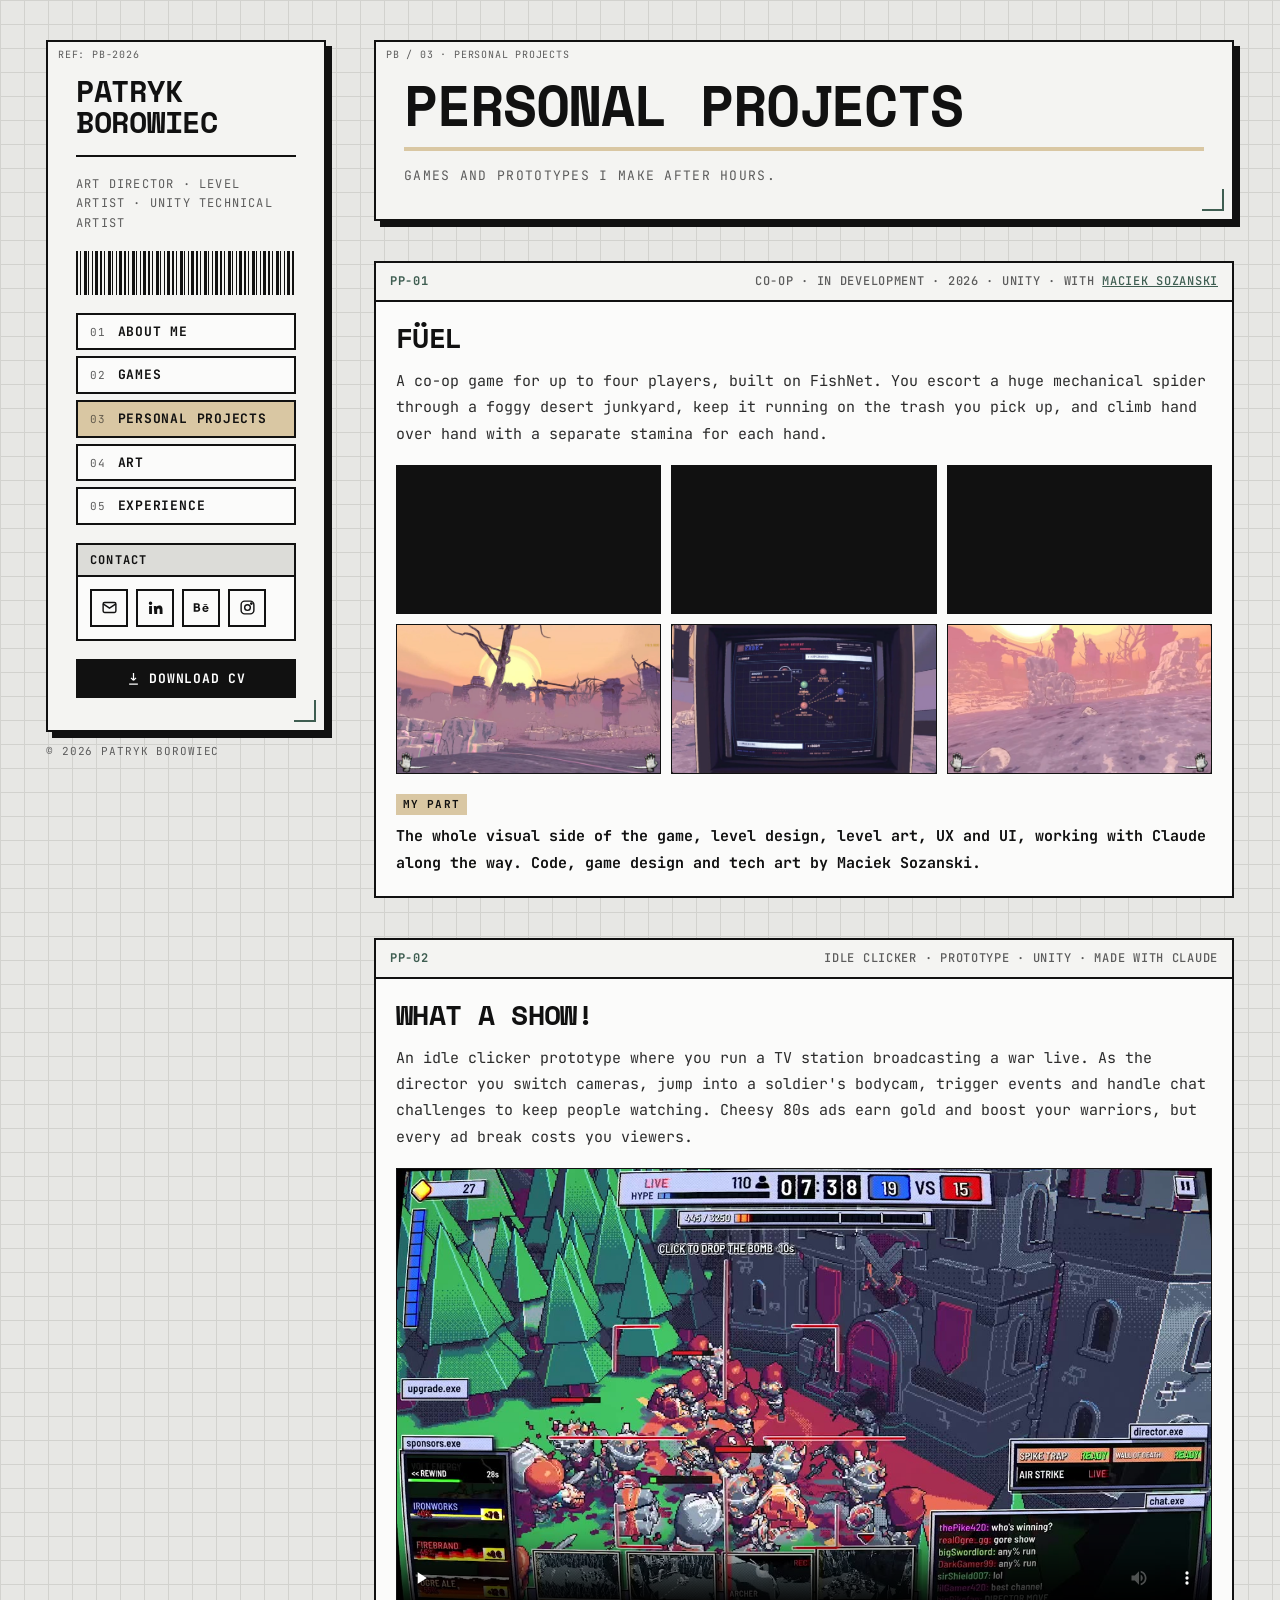
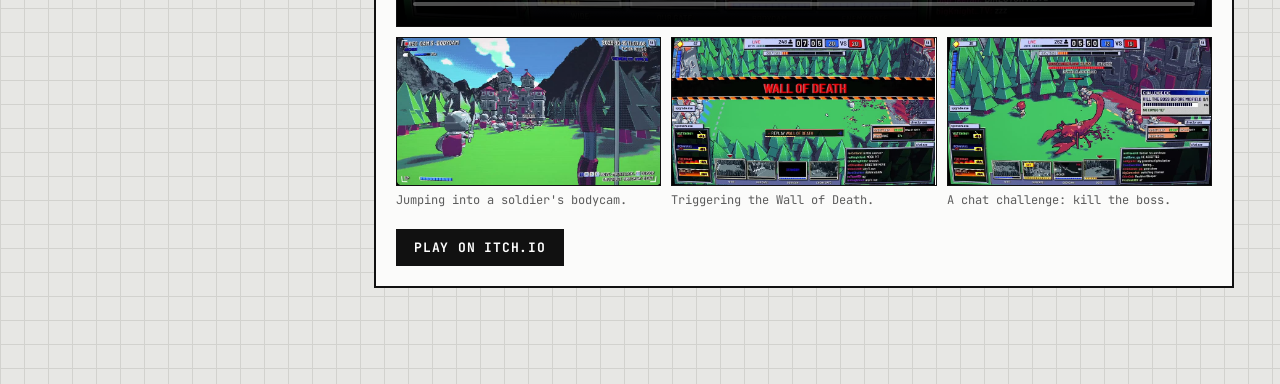
<file: projects.html>
<!doctype html>
<html lang="en">
<head>
  <meta charset="utf-8">
  <meta name="viewport" content="width=device-width, initial-scale=1">
  <title>Personal projects – Patryk Borowiec</title>
  <meta name="description" content="Personal game projects by Patryk Borowiec: Füel and What a show!">
  <meta property="og:title" content="Personal projects – Patryk Borowiec">
  <meta property="og:description" content="Personal game projects by Patryk Borowiec: Füel and What a show!">
  <meta property="og:type" content="website">
  <meta property="og:url" content="https://borowieccc.github.io/projects.html">
  <meta property="og:image" content="https://borowieccc.github.io/img/avatar.jpg">
  <link rel="stylesheet" href="style.css?v=6">
</head>
<body>
<a class="skip" href="#main">Skip to content</a>
<div class="layout">
  <aside class="side">
    <div class="panel side-panel">
    <span class="ref">REF: PB-2026</span>
    <a class="brand" href="index.html"><strong>Patryk<br>Borowiec</strong></a>
    <hr class="rule">
    <p class="tagline">Art Director · Level Artist · Unity Technical Artist</p>
    <div class="barcode" aria-hidden="true"></div>
    <nav aria-label="Pages"><ul class="nav">
      <li><a href="index.html"><span>01</span>About me</a></li>
      <li><a href="games.html"><span>02</span>Games</a></li>
      <li><a href="projects.html" aria-current="page"><span>03</span>Personal projects</a></li>
      <li><a href="art.html"><span>04</span>Art</a></li>
      <li><a href="experience.html"><span>05</span>Experience</a></li>
    </ul></nav>
    <div class="labelbox side-contact">
      <div class="lb-head">Contact</div>
      <div class="lb-body social">
        <a href="mailto:borowiec.patryk20@gmail.com" aria-label="Email"><svg viewBox="0 0 24 24" fill="none" stroke="currentColor" stroke-width="2" aria-hidden="true"><rect x="3" y="5" width="18" height="14" rx="2"/><path d="M3 7l9 6 9-6"/></svg></a>
        <a href="https://www.linkedin.com/in/patryk-borowiec-ba12981b3/" target="_blank" rel="noopener" aria-label="LinkedIn"><svg viewBox="0 0 24 24" fill="currentColor" aria-hidden="true"><path d="M4.98 3.5A2.5 2.5 0 1 1 5 8.5a2.5 2.5 0 0 1-.02-5zM3 9.75h4V21H3zM9.5 9.75h3.8v1.6h.06c.53-1 1.83-2.05 3.77-2.05 4.03 0 4.77 2.65 4.77 6.1V21h-4v-4.9c0-1.17-.02-2.68-1.63-2.68-1.64 0-1.89 1.28-1.89 2.6V21h-4z"/></svg></a>
        <a href="https://www.behance.net/patrykborowiec" target="_blank" rel="noopener" aria-label="Behance"><svg viewBox="0 0 24 24" fill="currentColor" aria-hidden="true"><path d="M8.2 11.4c.9-.4 1.4-1.2 1.4-2.2C9.6 7.2 8.1 6 6 6H1v12h5.3c2.2 0 3.9-1.2 3.9-3.4 0-1.5-.8-2.7-2-3.2zM3.6 8.1h2.1c.9 0 1.5.4 1.5 1.3 0 .9-.6 1.3-1.5 1.3H3.6zm2.3 7.8H3.6v-3.1h2.3c1.1 0 1.7.5 1.7 1.6 0 1-.7 1.5-1.7 1.5zM15 6.9h5v1.3h-5zm2.6 2.6c-2.7 0-4.4 1.9-4.4 4.4 0 2.6 1.6 4.4 4.4 4.4 2.1 0 3.5-.9 4.1-2.9h-2.2c-.2.6-1 1-1.8 1-1.3 0-2-.8-2.1-2.1H22c.2-2.9-1.3-4.8-4.4-4.8zm-1.9 3.4c.1-1.1.8-1.7 1.8-1.7 1.1 0 1.7.6 1.8 1.7z"/></svg></a>
        <a href="https://www.instagram.com/borowie.c/" target="_blank" rel="noopener" aria-label="Instagram"><svg viewBox="0 0 24 24" fill="none" stroke="currentColor" stroke-width="2" aria-hidden="true"><rect x="3" y="3" width="18" height="18" rx="5"/><circle cx="12" cy="12" r="4"/><circle cx="17.5" cy="6.5" r="1" fill="currentColor"/></svg></a>
      </div>
    </div>
    <a class="btn primary" href="Patryk_Borowiec_CV.pdf" download><svg viewBox="0 0 24 24" fill="none" stroke="currentColor" stroke-width="2" aria-hidden="true"><path d="M12 3v12m0 0l-4-4m4 4l4-4M5 21h14"/></svg> Download CV</a>
    <span class="corner" aria-hidden="true"></span>
    </div>
    <div class="side-foot">© 2026 Patryk Borowiec</div>
  </aside>
  <main id="main">
    <header class="panel page-head">
      <span class="ref">PB / 03 · Personal projects</span>
      <h1 class="page-title">Personal projects</h1>
      <hr class="rule">
      <p class="intro">Games and prototypes I make after hours.</p>
      <span class="corner" aria-hidden="true"></span>
    </header>

    <article class="card" id="fuel">
      <div class="card-bar"><span>PP-01</span><span>Co-op · in development · 2026 · Unity · with <a href="https://rondaar.github.io" target="_blank" rel="noopener">Maciek Sozanski</a></span></div>
      <div class="card-body">
        <h2 class="name-label">Füel</h2>
        <p class="desc">A co-op game for up to four players, built on FishNet. You escort a huge mechanical spider through a foggy desert junkyard, keep it running on the trash you pick up, and climb hand over hand with a separate stamina for each hand.</p>
      </div>
      <div class="stage">
        <div class="clips three">
          <video data-loop src="https://rondaar.github.io/media/fuel-burning.webm" poster="https://rondaar.github.io/media/fuel-burning-poster.webp" muted loop playsinline preload="none" aria-hidden="true"></video>
          <video data-loop src="https://rondaar.github.io/media/fuel-helmet.webm" poster="https://rondaar.github.io/media/fuel-helmet-poster.webp" muted loop playsinline preload="none" aria-hidden="true"></video>
          <video data-loop src="https://rondaar.github.io/media/fuel-lizard.webm" poster="https://rondaar.github.io/media/fuel-lizard-poster.webp" muted loop playsinline preload="none" aria-hidden="true"></video>
        </div>
        <div class="shots three">
          <a href="img/fuel-1.jpg"><img src="img/fuel-1.jpg" alt="Füel: desert ruins at sunset" loading="lazy"></a>
          <a href="img/fuel-2.jpg"><img src="img/fuel-2.jpg" alt="Füel: in-game upgrade terminal UI" loading="lazy"></a>
          <a href="img/fuel-3.jpg"><img src="img/fuel-3.jpg" alt="Füel: foggy desert junkyard" loading="lazy"></a>
        </div>
      </div>
      <div class="role-area">
        <span class="role-label">My part</span>
        <p class="role-box">The whole visual side of the game, level design, level art, UX and UI, working with Claude along the way. Code, game design and tech art by Maciek Sozanski.</p>
      </div>
      <div class="card-foot"></div>
    </article>

    <article class="card" id="what-a-show">
      <div class="card-bar"><span>PP-02</span><span>Idle clicker · prototype · Unity · made with Claude</span></div>
      <div class="card-body">
        <h2 class="name-label">What a show!</h2>
        <p class="desc">An idle clicker prototype where you run a TV station broadcasting a war live. As the director you switch cameras, jump into a soldier's bodycam, trigger events and handle chat challenges to keep people watching. Cheesy 80s ads earn gold and boost your warriors, but every ad break costs you viewers.</p>
      </div>
      <div class="stage">
        <div class="video-full"><video src="media/what-a-show.mp4" poster="media/what-a-show-poster.jpg" controls preload="none" playsinline></video></div>
        <div class="clips three">
          <figure><video data-loop src="media/was-bodycam.mp4" poster="media/was-bodycam.jpg" muted loop playsinline preload="none"></video><figcaption>Jumping into a soldier's bodycam.</figcaption></figure>
          <figure><video data-loop src="media/was-wall-of-death.mp4" poster="media/was-wall-of-death.jpg" muted loop playsinline preload="none"></video><figcaption>Triggering the Wall of Death.</figcaption></figure>
          <figure><video data-loop src="media/was-boss.mp4" poster="media/was-boss.jpg" muted loop playsinline preload="none"></video><figcaption>A chat challenge: kill the boss.</figcaption></figure>
        </div>
      </div>

      <div class="card-foot"><a class="btn primary" href="https://borowiec.itch.io/what-a-show" target="_blank" rel="noopener">Play on itch.io</a></div>
    </article>
  </main>
</div>
<script src="script.js"></script>
</body>
</html>
</file>
<file: style.css>
@font-face { font-family: "Inter"; font-style: normal; font-weight: 400; font-display: swap; src: url("fonts/inter-latin-400-normal.woff2") format("woff2"); unicode-range: U+0000-00FF,U+0131,U+0152-0153,U+02BB-02BC,U+02C6,U+02DA,U+02DC,U+0304,U+0308,U+0329,U+2000-206F,U+20AC,U+2122,U+2191,U+2193,U+2212,U+2215,U+FEFF,U+FFFD,U+25B6; }
@font-face { font-family: "Inter"; font-style: normal; font-weight: 400; font-display: swap; src: url("fonts/inter-latin-ext-400-normal.woff2") format("woff2"); unicode-range: U+0100-02BA,U+02BD-02C5,U+02C7-02CC,U+02CE-02D7,U+02DD-02FF,U+0304,U+0308,U+0329,U+1D00-1DBF,U+1E00-1E9F,U+1EF2-1EFF,U+2020,U+20A0-20AB,U+20AD-20C0,U+2113,U+2C60-2C7F,U+A720-A7FF; }
@font-face { font-family: "Inter"; font-style: normal; font-weight: 500; font-display: swap; src: url("fonts/inter-latin-500-normal.woff2") format("woff2"); unicode-range: U+0000-00FF,U+0131,U+0152-0153,U+02BB-02BC,U+02C6,U+02DA,U+02DC,U+0304,U+0308,U+0329,U+2000-206F,U+20AC,U+2122,U+2191,U+2193,U+2212,U+2215,U+FEFF,U+FFFD,U+25B6; }
@font-face { font-family: "Inter"; font-style: normal; font-weight: 500; font-display: swap; src: url("fonts/inter-latin-ext-500-normal.woff2") format("woff2"); unicode-range: U+0100-02BA,U+02BD-02C5,U+02C7-02CC,U+02CE-02D7,U+02DD-02FF,U+0304,U+0308,U+0329,U+1D00-1DBF,U+1E00-1E9F,U+1EF2-1EFF,U+2020,U+20A0-20AB,U+20AD-20C0,U+2113,U+2C60-2C7F,U+A720-A7FF; }
@font-face { font-family: "Inter"; font-style: normal; font-weight: 600; font-display: swap; src: url("fonts/inter-latin-600-normal.woff2") format("woff2"); unicode-range: U+0000-00FF,U+0131,U+0152-0153,U+02BB-02BC,U+02C6,U+02DA,U+02DC,U+0304,U+0308,U+0329,U+2000-206F,U+20AC,U+2122,U+2191,U+2193,U+2212,U+2215,U+FEFF,U+FFFD,U+25B6; }
@font-face { font-family: "Inter"; font-style: normal; font-weight: 600; font-display: swap; src: url("fonts/inter-latin-ext-600-normal.woff2") format("woff2"); unicode-range: U+0100-02BA,U+02BD-02C5,U+02C7-02CC,U+02CE-02D7,U+02DD-02FF,U+0304,U+0308,U+0329,U+1D00-1DBF,U+1E00-1E9F,U+1EF2-1EFF,U+2020,U+20A0-20AB,U+20AD-20C0,U+2113,U+2C60-2C7F,U+A720-A7FF; }
@font-face { font-family: "Inter"; font-style: normal; font-weight: 700; font-display: swap; src: url("fonts/inter-latin-700-normal.woff2") format("woff2"); unicode-range: U+0000-00FF,U+0131,U+0152-0153,U+02BB-02BC,U+02C6,U+02DA,U+02DC,U+0304,U+0308,U+0329,U+2000-206F,U+20AC,U+2122,U+2191,U+2193,U+2212,U+2215,U+FEFF,U+FFFD,U+25B6; }
@font-face { font-family: "Inter"; font-style: normal; font-weight: 700; font-display: swap; src: url("fonts/inter-latin-ext-700-normal.woff2") format("woff2"); unicode-range: U+0100-02BA,U+02BD-02C5,U+02C7-02CC,U+02CE-02D7,U+02DD-02FF,U+0304,U+0308,U+0329,U+1D00-1DBF,U+1E00-1E9F,U+1EF2-1EFF,U+2020,U+20A0-20AB,U+20AD-20C0,U+2113,U+2C60-2C7F,U+A720-A7FF; }

@font-face { font-family: "Space Mono"; font-weight: 400; font-display: swap; src: url("fonts/space-mono-latin-400-normal.woff2") format("woff2"); unicode-range: U+0000-00FF,U+0131,U+0152-0153,U+02BB-02BC,U+02C6,U+02DA,U+02DC,U+0304,U+0308,U+0329,U+2000-206F,U+20AC,U+2122,U+2191,U+2193,U+2212,U+2215,U+FEFF,U+FFFD; }
@font-face { font-family: "Space Mono"; font-weight: 400; font-display: swap; src: url("fonts/space-mono-latin-ext-400-normal.woff2") format("woff2"); unicode-range: U+0100-02BA,U+02BD-02C5,U+02C7-02CC,U+02CE-02D7,U+02DD-02FF,U+0304,U+0308,U+0329,U+1D00-1DBF,U+1E00-1E9F,U+1EF2-1EFF,U+2020,U+20A0-20AB,U+20AD-20C0,U+2113,U+2C60-2C7F,U+A720-A7FF; }
@font-face { font-family: "Space Mono"; font-weight: 700; font-display: swap; src: url("fonts/space-mono-latin-700-normal.woff2") format("woff2"); unicode-range: U+0000-00FF,U+0131,U+0152-0153,U+02BB-02BC,U+02C6,U+02DA,U+02DC,U+0304,U+0308,U+0329,U+2000-206F,U+20AC,U+2122,U+2191,U+2193,U+2212,U+2215,U+FEFF,U+FFFD; }
@font-face { font-family: "Space Mono"; font-weight: 700; font-display: swap; src: url("fonts/space-mono-latin-ext-700-normal.woff2") format("woff2"); unicode-range: U+0100-02BA,U+02BD-02C5,U+02C7-02CC,U+02CE-02D7,U+02DD-02FF,U+0304,U+0308,U+0329,U+1D00-1DBF,U+1E00-1E9F,U+1EF2-1EFF,U+2020,U+20A0-20AB,U+20AD-20C0,U+2113,U+2C60-2C7F,U+A720-A7FF; }
@font-face { font-family: "JetBrains Mono"; font-weight: 400; font-display: swap; src: url("fonts/jetbrains-mono-latin-400-normal.woff2") format("woff2"); unicode-range: U+0000-00FF,U+0131,U+0152-0153,U+02BB-02BC,U+02C6,U+02DA,U+02DC,U+0304,U+0308,U+0329,U+2000-206F,U+20AC,U+2122,U+2191,U+2193,U+2212,U+2215,U+FEFF,U+FFFD; }
@font-face { font-family: "JetBrains Mono"; font-weight: 400; font-display: swap; src: url("fonts/jetbrains-mono-latin-ext-400-normal.woff2") format("woff2"); unicode-range: U+0100-02BA,U+02BD-02C5,U+02C7-02CC,U+02CE-02D7,U+02DD-02FF,U+0304,U+0308,U+0329,U+1D00-1DBF,U+1E00-1E9F,U+1EF2-1EFF,U+2020,U+20A0-20AB,U+20AD-20C0,U+2113,U+2C60-2C7F,U+A720-A7FF; }
@font-face { font-family: "JetBrains Mono"; font-weight: 500; font-display: swap; src: url("fonts/jetbrains-mono-latin-500-normal.woff2") format("woff2"); unicode-range: U+0000-00FF,U+0131,U+0152-0153,U+02BB-02BC,U+02C6,U+02DA,U+02DC,U+0304,U+0308,U+0329,U+2000-206F,U+20AC,U+2122,U+2191,U+2193,U+2212,U+2215,U+FEFF,U+FFFD; }
@font-face { font-family: "JetBrains Mono"; font-weight: 500; font-display: swap; src: url("fonts/jetbrains-mono-latin-ext-500-normal.woff2") format("woff2"); unicode-range: U+0100-02BA,U+02BD-02C5,U+02C7-02CC,U+02CE-02D7,U+02DD-02FF,U+0304,U+0308,U+0329,U+1D00-1DBF,U+1E00-1E9F,U+1EF2-1EFF,U+2020,U+20A0-20AB,U+20AD-20C0,U+2113,U+2C60-2C7F,U+A720-A7FF; }
@font-face { font-family: "JetBrains Mono"; font-weight: 700; font-display: swap; src: url("fonts/jetbrains-mono-latin-700-normal.woff2") format("woff2"); unicode-range: U+0000-00FF,U+0131,U+0152-0153,U+02BB-02BC,U+02C6,U+02DA,U+02DC,U+0304,U+0308,U+0329,U+2000-206F,U+20AC,U+2122,U+2191,U+2193,U+2212,U+2215,U+FEFF,U+FFFD; }
@font-face { font-family: "JetBrains Mono"; font-weight: 700; font-display: swap; src: url("fonts/jetbrains-mono-latin-ext-700-normal.woff2") format("woff2"); unicode-range: U+0100-02BA,U+02BD-02C5,U+02C7-02CC,U+02CE-02D7,U+02DD-02FF,U+0304,U+0308,U+0329,U+1D00-1DBF,U+1E00-1E9F,U+1EF2-1EFF,U+2020,U+20A0-20AB,U+20AD-20C0,U+2113,U+2C60-2C7F,U+A720-A7FF; }

@font-face { font-family: "Shrikhand"; font-weight: 400; font-display: swap; src: url("fonts/shrikhand-latin-400-normal.woff2") format("woff2"); }

:root {
  --ink: #111111;
  --paper: #f4f4f2;
  --white: #fbfbfa;
  --bg: #e7e7e4;
  --grid: #d2d2ce;
  --bar: #dcdcd8;
  --body: #2b2b2b;
  --muted: #5c5c5c;
  --b: 2px solid var(--ink);
  --shadow: 6px 6px 0 var(--ink);
  --side: 280px;
  --content: 860px;
  --display: "Space Mono", "JetBrains Mono", ui-monospace, monospace;
  --mono: "JetBrains Mono", ui-monospace, "SFMono-Regular", Consolas, monospace;
  --sans: "JetBrains Mono", ui-monospace, Consolas, monospace;
  --orange: #d9c7a3;
  --blue: #3f5e52;
}

* { box-sizing: border-box; margin: 0; padding: 0; }
html { scroll-behavior: smooth; }
body {
  color: var(--ink); font-family: var(--sans); font-size: 15px; line-height: 1.75;
  -webkit-font-smoothing: antialiased;
  background-color: var(--bg);
  background-image:
    linear-gradient(var(--grid) 1px, transparent 1px),
    linear-gradient(90deg, var(--grid) 1px, transparent 1px);
  background-size: 24px 24px;
}
a { color: inherit; }
::selection { background: var(--orange); color: var(--ink); }
main a:not(.btn):not(.card) { color: var(--blue); }
img, video { display: block; max-width: 100%; }
hr.rule { border: 0; border-top: var(--b); margin: 14px 0; }

.skip { position: absolute; left: -9999px; }
.skip:focus { left: 16px; top: 16px; background: var(--ink); color: #fff; padding: 8px 12px; z-index: 20; }

/* ---------- Layout ---------- */
.layout {
  display: grid; grid-template-columns: var(--side) minmax(0, var(--content));
  gap: 48px; max-width: calc(var(--side) + var(--content) + 48px + 80px);
  margin: 0 auto; padding: 0 40px;
}
.layout > * { min-width: 0; }

/* ---------- Shared pieces ---------- */
.panel {
  position: relative; background: var(--paper); border: var(--b); box-shadow: var(--shadow);
  padding: 28px 28px 32px;
}
.ref {
  position: absolute; top: 8px; left: 10px;
  font: 400 10px/1 var(--mono); letter-spacing: .08em; text-transform: uppercase; color: var(--muted);
}
.corner { position: absolute; right: 8px; bottom: 8px; width: 22px; height: 22px; border-right: 2px solid var(--blue); border-bottom: 2px solid var(--blue); }
.barcode {
  height: 44px; width: 100%;
  background: repeating-linear-gradient(90deg,
    var(--ink) 0 2px, transparent 2px 4px, var(--ink) 4px 5px, transparent 5px 8px,
    var(--ink) 8px 11px, transparent 11px 12px, var(--ink) 12px 13px, transparent 13px 16px,
    var(--ink) 16px 17px, transparent 17px 19px, var(--ink) 19px 22px, transparent 22px 24px);
}

.labelbox { border: var(--b); background: var(--white); }
.lb-head, .bar {
  background: var(--bar); border-bottom: var(--b);
  font: 700 12px/1 var(--mono); letter-spacing: .1em; text-transform: uppercase;
  padding: 9px 12px; display: flex; justify-content: space-between; gap: 12px;
}
.lb-body { padding: 12px; }

.btn {
  display: inline-flex; align-items: center; gap: 8px; padding: 10px 16px;
  border: var(--b); background: var(--white); color: var(--ink); text-decoration: none;
  font: 700 13px/1 var(--mono); letter-spacing: .06em; text-transform: uppercase; cursor: pointer;
  transition: transform .1s ease, box-shadow .1s ease;
}
.btn:hover { transform: translate(-2px, -2px); box-shadow: 3px 3px 0 var(--blue); }
.btn.primary { background: var(--ink); color: #fff; }
.btn.primary:hover { background: var(--orange); color: var(--ink); border-color: var(--ink); box-shadow: 3px 3px 0 var(--ink); }
.btn svg { width: 15px; height: 15px; }
.actions { display: flex; gap: 12px; flex-wrap: wrap; }

.tag {
  display: inline-block; vertical-align: middle; margin-left: 10px;
  font: 700 11px/1 var(--mono); letter-spacing: .08em; text-transform: uppercase;
  padding: 6px 8px; background: var(--orange); color: var(--ink);
}

/* ---------- Sidebar ---------- */
.side { position: sticky; top: 0; align-self: start; padding: 40px 0 24px; }
.side-panel { display: flex; flex-direction: column; gap: 18px; padding-top: 34px; }
.brand { text-decoration: none; }
.brand strong { display: block; font: 700 30px/1.02 var(--display); text-transform: uppercase; letter-spacing: -.01em; }
.side-panel hr.rule { margin: 0; }
.tagline { font: 400 12px/1.6 var(--mono); letter-spacing: .1em; text-transform: uppercase; color: var(--muted); }

.nav { list-style: none; display: grid; gap: 6px; }
.nav a {
  display: flex; gap: 12px; align-items: baseline; padding: 9px 12px;
  border: var(--b); background: var(--white); text-decoration: none;
  font: 700 13px/1.2 var(--mono); letter-spacing: .06em; text-transform: uppercase;
  transition: transform .1s ease, box-shadow .1s ease;
}
.nav a span { font-weight: 400; font-size: 11px; color: var(--muted); }
.nav a:hover { transform: translate(-2px, -2px); box-shadow: 3px 3px 0 var(--blue); }
.nav a[aria-current="page"] { background: var(--orange); color: var(--ink); }
.nav a[aria-current="page"] span { color: var(--ink); opacity: .6; }

.social { display: flex; gap: 8px; }
.social a { width: 38px; height: 38px; display: grid; place-items: center; border: var(--b); background: var(--white); }
.social a:hover { background: var(--blue); color: #fff; }
.social svg { width: 17px; height: 17px; }
.side-panel .btn { align-self: stretch; justify-content: center; }
.side-foot { margin-top: 14px; font: 400 11px/1 var(--mono); letter-spacing: .08em; text-transform: uppercase; color: var(--muted); }

/* ---------- Content ---------- */
main { padding: 40px 0 96px; display: grid; gap: 40px; align-content: start; }
.page-head { padding-top: 34px; }
.page-head hr.rule { border-top: 4px solid var(--orange); }
.page-title { font: 700 clamp(36px, 5vw, 56px)/1.02 var(--display); text-transform: uppercase; letter-spacing: -.02em; }
.intro { font: 400 13px/1.7 var(--mono); letter-spacing: .1em; text-transform: uppercase; color: var(--muted); }

/* ---------- Cards ---------- */
.card { background: var(--white); border: var(--b); display: block; text-decoration: none; }
.card-bar {
  display: flex; justify-content: space-between; gap: 16px; padding: 10px 14px;
  border-bottom: var(--b); background: var(--paper);
  font: 500 12px/1.4 var(--mono); letter-spacing: .06em; text-transform: uppercase;
}
.card-bar span:first-child { font-weight: 700; white-space: nowrap; color: var(--blue); }
.card-bar span:last-child { text-align: right; color: var(--muted); }
.card-bar a { color: inherit; }
::selection { background: var(--orange); color: var(--ink); }
main a:not(.btn):not(.card) { color: var(--blue); }
.card-body { padding: 20px 20px 18px; }
.name-label {
  display: inline; font: 700 28px/1.15 var(--display); text-transform: uppercase; letter-spacing: -.02em; vertical-align: middle;
}
.desc { margin-top: 14px; color: var(--body); }
.stage { padding: 0 20px; display: grid; gap: 10px; }
.role-area { padding: 20px 20px 0; display: grid; gap: 8px; justify-items: start; }
.role-label { font: 700 11px/1 var(--mono); letter-spacing: .1em; text-transform: uppercase; background: var(--orange); color: var(--ink); padding: 5px 7px; }
.role-box { font-weight: 600; color: var(--ink); }
.card-foot { display: flex; gap: 12px; flex-wrap: wrap; padding: 20px; }
.card-foot:empty { padding: 10px; }

/* ---------- Media ---------- */
.clips { display: grid; grid-template-columns: repeat(2, 1fr); gap: 10px; }
.clips.three, .shots.three { grid-template-columns: repeat(3, 1fr); }
.clips video, .video-full video { width: 100%; aspect-ratio: 16 / 9; object-fit: cover; background: #111; border: 1px solid var(--ink); }
.clips figure { display: grid; gap: 6px; align-content: start; }
.clips figcaption { font: 400 12px/1.4 var(--mono); color: var(--muted); }
.shots { display: grid; grid-template-columns: repeat(4, 1fr); gap: 10px; }
.shots.portrait { grid-template-columns: repeat(5, 1fr); }
.shots a { display: block; overflow: hidden; border: 1px solid var(--ink); background: var(--bar); cursor: zoom-in; }
.shots img { width: 100%; aspect-ratio: 16 / 9; object-fit: cover; transition: transform .25s ease; }
.shots.portrait img { aspect-ratio: 9 / 16; }
#jeweltycoon .shots.portrait img { aspect-ratio: 600 / 1298; }
.shots a:hover img { transform: scale(1.04); }

/* ---------- About ---------- */
.hello { display: grid; grid-template-columns: 240px 1fr; gap: 28px; padding: 20px; align-items: stretch; }
.hello img { width: 100%; height: 100%; min-height: 320px; object-fit: cover; object-position: 0% 30%; border: var(--b); }
.hello .lead { font: 700 22px/1.3 var(--display); text-transform: uppercase; letter-spacing: -.01em; }
.hello .lead:first-child { margin-bottom: 18px; font: 400 40px/1.15 "Shrikhand", var(--display); text-transform: none; letter-spacing: 0; }
.hello p + p { margin-top: 12px; color: var(--body); }
.hello .lead + .lead { margin-top: 0; margin-bottom: 18px; color: var(--ink); }
.facts { list-style: none; display: grid; }
.facts li { display: grid; grid-template-columns: 140px 1fr; gap: 12px; padding: 10px 14px; border-bottom: 1px solid var(--grid); }
.facts li:last-child { border-bottom: 0; }
.facts span { font: 500 12px/1.9 var(--mono); letter-spacing: .08em; text-transform: uppercase; color: var(--muted); }

/* ---------- Art ---------- */
.gallery { display: grid; grid-template-columns: repeat(2, 1fr); gap: 24px; }
.tile { transition: transform .1s ease, box-shadow .1s ease; }
.tile:hover { transform: translate(-3px, -3px); box-shadow: 6px 6px 0 var(--blue); }
.tile .stage { padding: 16px 16px 0; }
.tile .stage img { width: 100%; aspect-ratio: 808 / 632; object-fit: cover; border: 1px solid var(--ink); }
.tile .card-body { padding: 14px 16px 16px; }
.tile .name-label { font-size: 18px; }

/* ---------- Experience ---------- */
.job ul { margin-top: 14px; padding-left: 18px; color: var(--body); }
.job li + li { margin-top: 6px; }
.job .name-label { font-size: 22px; }
.skills { display: grid; grid-template-columns: repeat(2, 1fr); gap: 24px; }
.skills h3 { font: 700 12px/1 var(--mono); letter-spacing: .1em; text-transform: uppercase; margin-bottom: 10px; }
.chips { display: flex; flex-wrap: wrap; gap: 6px; }
.chips span { font: 500 12px/1 var(--mono); padding: 7px 9px; border: 1.5px solid var(--ink); background: var(--white); }

/* ---------- Lightbox ---------- */
.lightbox { position: fixed; inset: 0; z-index: 50; background: rgba(10,10,10,.92); display: none; place-items: center; padding: 24px; cursor: zoom-out; }
.lightbox.open { display: grid; }
.lightbox img { max-width: 100%; max-height: 100%; border: 2px solid #fff; }

/* ---------- Mobile ---------- */
@media (max-width: 960px) {
  .layout { grid-template-columns: 1fr; gap: 0; padding: 0 16px; }
  .side { position: static; padding: 20px 0 0; }
  .side-panel { gap: 14px; padding: 30px 18px 20px; }
  .brand strong { font-size: 26px; }
  .barcode { height: 28px; }
  .nav { display: flex; flex-wrap: wrap; gap: 6px; }
  .nav a { padding: 8px 10px; }
  .side-foot { display: none; }
  main { padding-top: 28px; gap: 28px; }
  .shots { grid-template-columns: repeat(2, 1fr); }
  .shots.portrait { grid-template-columns: repeat(3, 1fr); }
}
@media (max-width: 600px) {
  .panel { padding: 28px 18px 24px; box-shadow: 4px 4px 0 var(--ink); }
  .hello { grid-template-columns: 1fr; gap: 18px; padding: 16px; }
  .hello img { height: auto; min-height: 0; aspect-ratio: 4 / 3; object-position: 50% 25%; }
  .clips, .clips.three, .shots.three { grid-template-columns: 1fr; }
  .gallery, .skills { grid-template-columns: 1fr; }
  .facts li { grid-template-columns: 1fr; gap: 0; }
  .card-bar { flex-direction: column; gap: 2px; }
  .card-bar span:last-child { text-align: left; }
  .stage { padding: 0 14px; }
  .card-body { padding: 16px 14px; }
  .role-area { padding: 16px 14px 0; }
  .card-foot { padding: 16px 14px; }
  .name-label { font-size: 22px; }
  .barcode { display: none; }
}
</file>
